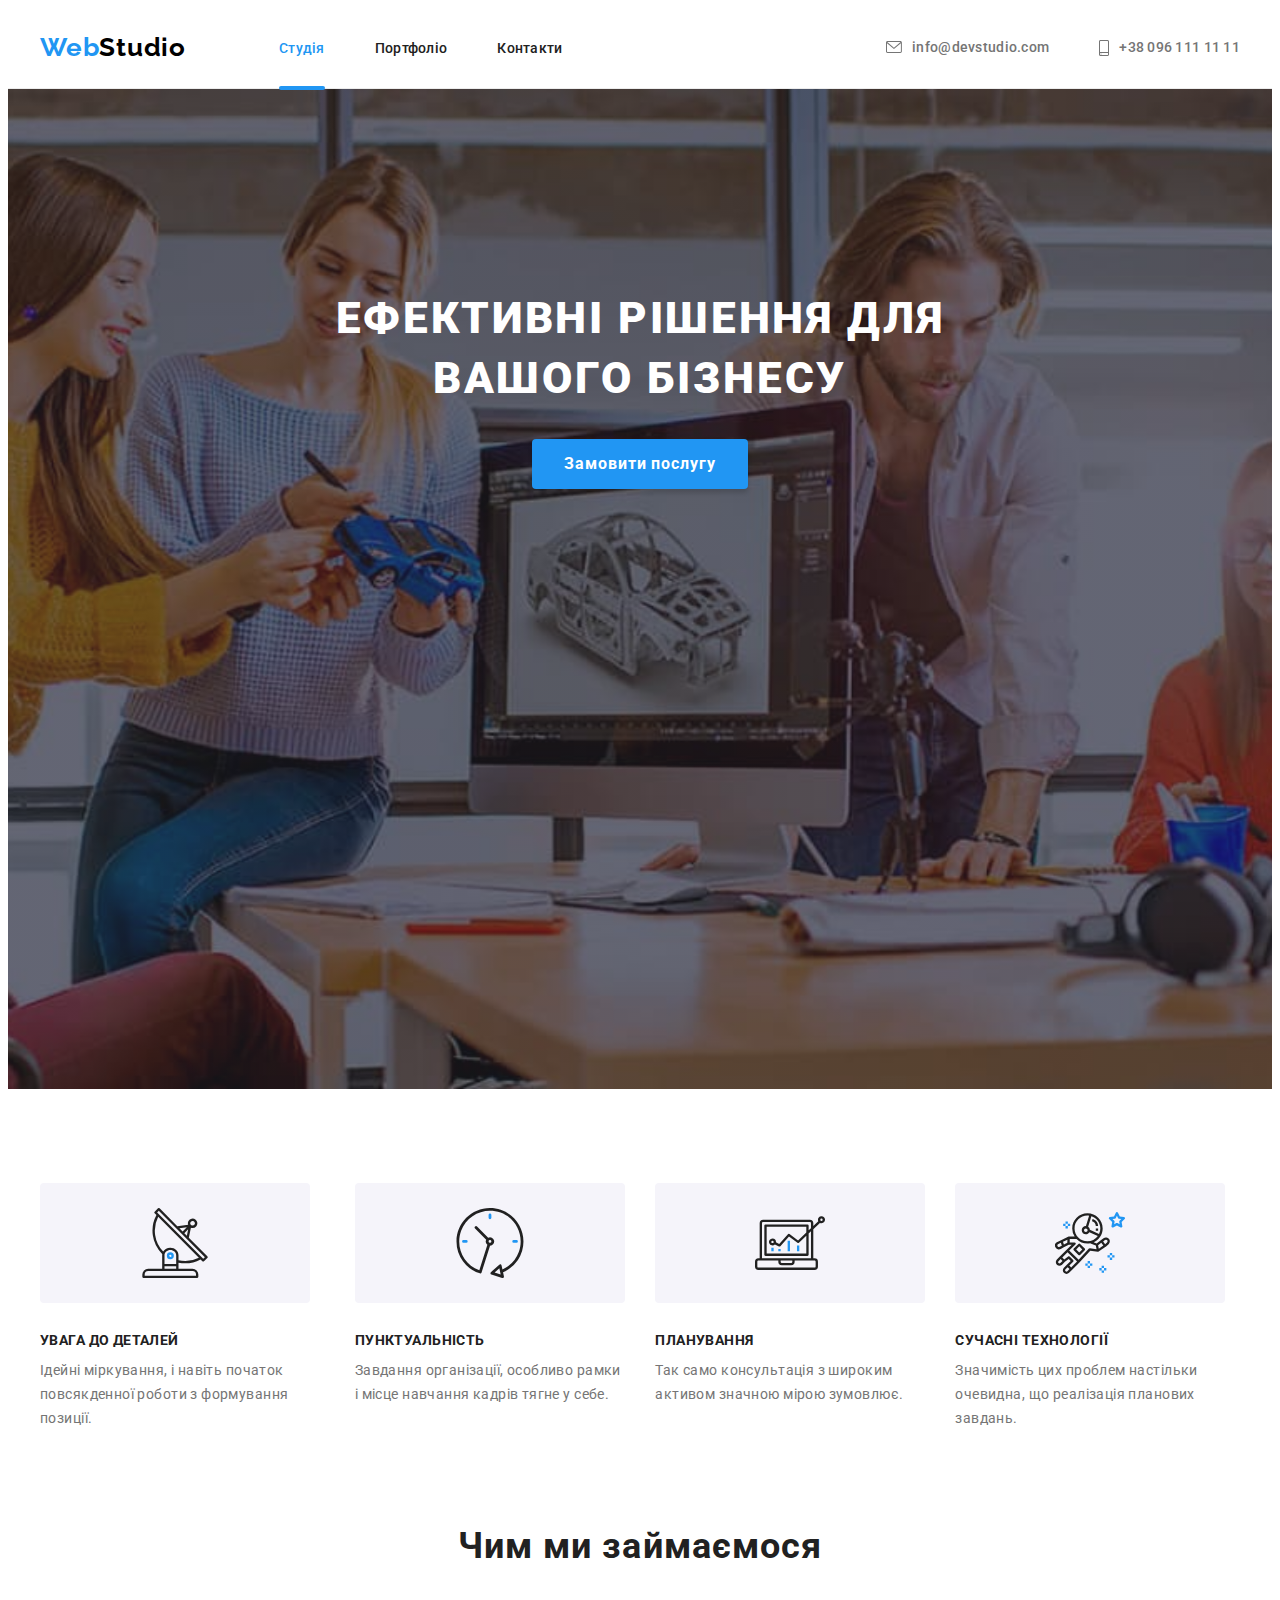
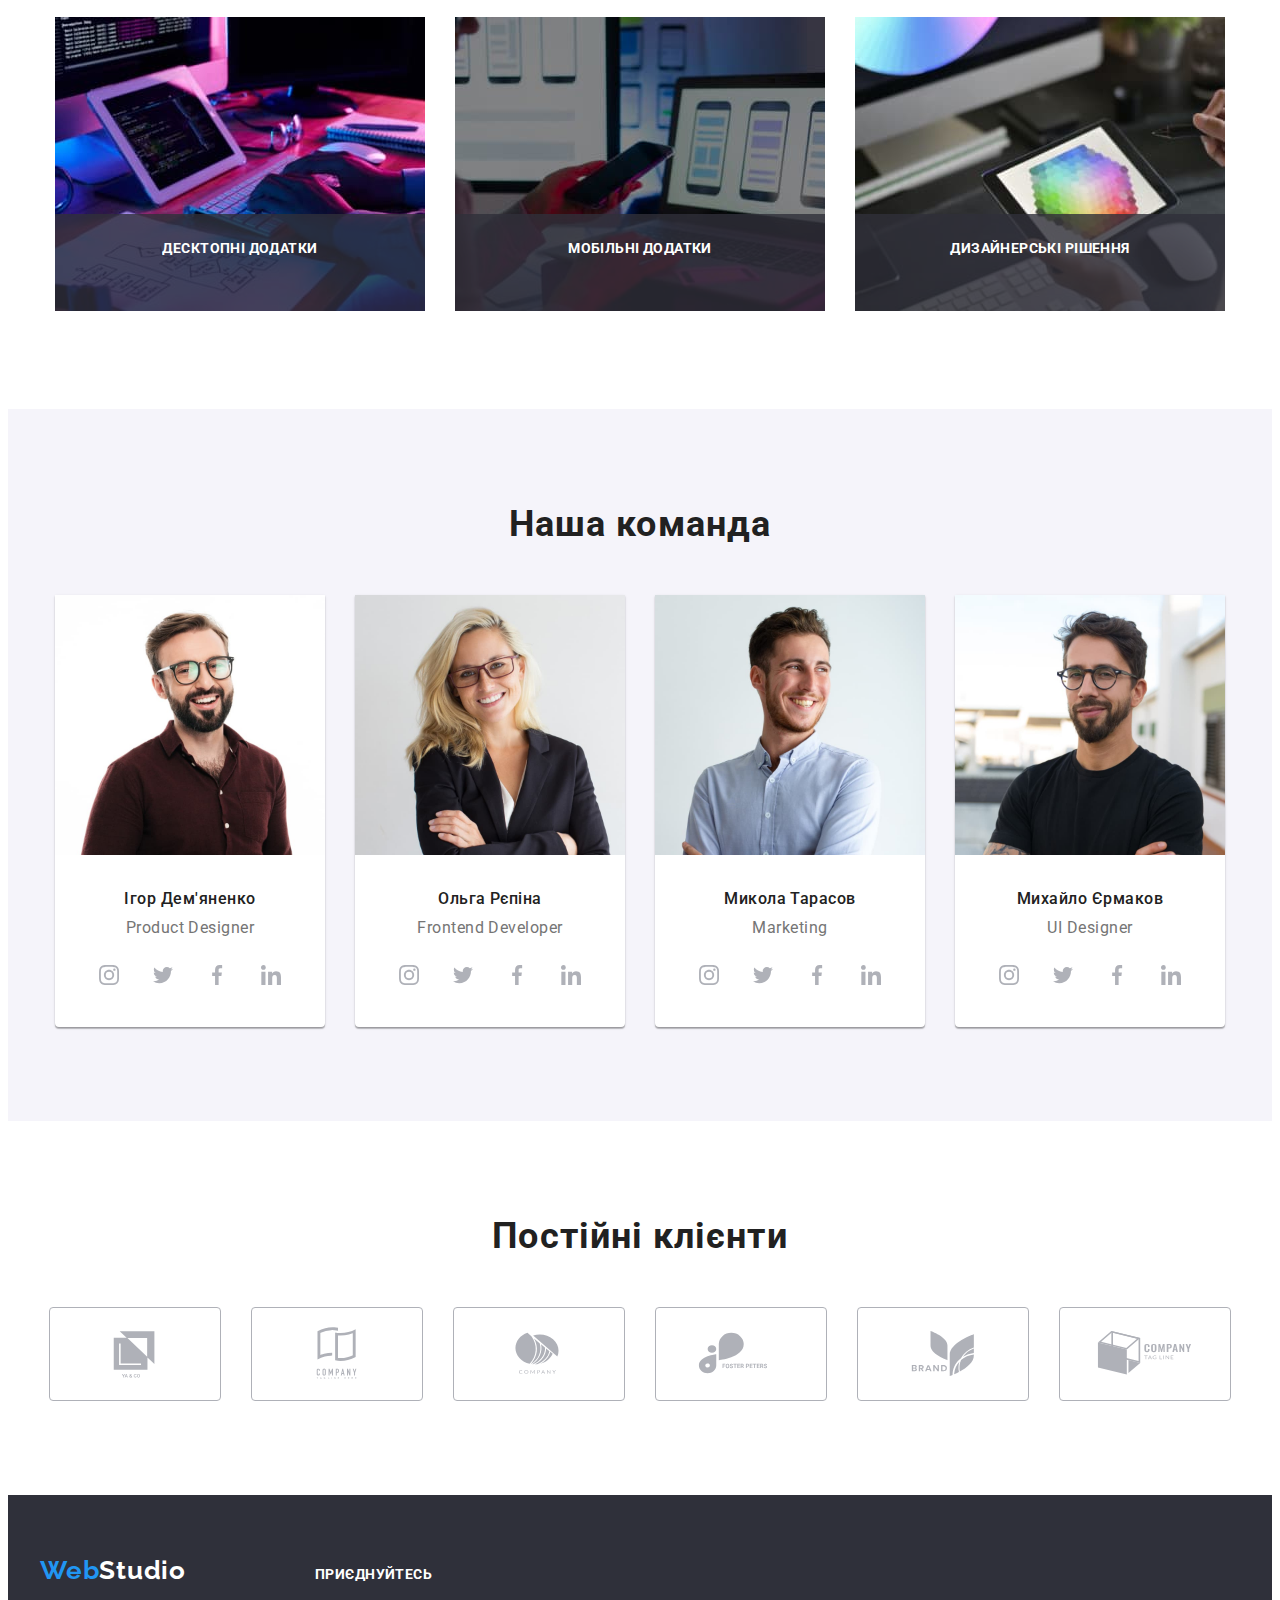
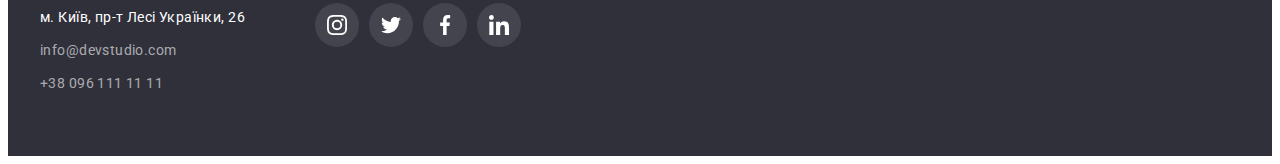
<file: index.html>
<!DOCTYPE html>
<html lang="uk-ua">
  <head>
    <meta charset="UTF-8" />
    <meta http-equiv="X-UA-Compatible" content="IE=edge" />
    <meta
      name="viewport"
      content="width=device-width, initial-scale=1.0"
    />
    <title>Web Studio</title>
    <link
      rel="preconnect"
      href="https://fonts.googleapis.com"
    />
    <link
      rel="preconnect"
      href="https://fonts.gstatic.com"
      crossorigin
    />
    <link
      href="https://fonts.googleapis.com/css2?family=Raleway:wght@700&family=Roboto:wght@400;500;700;900&display=swap"
      rel="stylesheet"
    />
    <link
      rel="stylesheet"
      href="https://cdnjs.cloudflare.com/ajax/libs/modern-normalize/1.1.0/modern-normalize.min.css"
      integrity="sha512-wpPYUAdjBVSE4KJnH1VR1HeZfpl1ub8YT/NKx4PuQ5NmX2tKuGu6U/JRp5y+Y8XG2tV+wKQpNHVUX03MfMFn9Q=="
      crossorigin="anonymous"
      referrerpolicy="no-referrer"
    />
    <link rel="stylesheet" href="./css/styles.css" />
  </head>
  <body>
    <header class="header">
      <div class="container header-container">
        <nav class="header-navigation">
          <a class="logo" href="./index.html">
            <span class="logo-span">Web</span>Studio
          </a>
          <ul class="header-list list">
            <li class="header-item">
              <a
                class="header-link current link"
                href="./index.html"
                >Студія</a
              >
            </li>
            <li class="header-item">
              <a
                class="header-link link"
                href="./portfolio.html"
                >Портфоліо</a
              >
            </li>
            <li class="header-item">
              <a class="header-link link" href=""
                >Контакти</a
              >
            </li>
          </ul>
        </nav>
        <ul class="header-contacts list">
          <li class="contacts-item">
            <a
              class="contacts-mail"
              href="mailto:info@devstudio.com">
              <svg class="contact-icon" width="16px" height="12px">
                <use href="./images/icomoon/symbol-defs.svg#icon-envelope"></use>
            </svg>
              info@devstudio.com</a
            >
          </li>
          <li class="contacts-item">
            <a class="contacts-tel" href="tel:+380961111111"
              >
            <svg class="contact-icon" width="10px" height="16px">
                <use href="./images/icomoon/symbol-defs.svg#icon-smartphone"></use>
            </svg>
              +38 096 111 11 11</a
            >
          </li>
        </ul>
      </div>
    </header>
    <main>
      <!--section-hero-->
      <section class="hero">
        <h1 class="hero-title">
          Ефективні рішення для вашого бізнесу
        </h1>
        <button class="hero-btn" type="button" data-modal-open>
          Замовити послугу
        </button>
      </section>
      <!--section-1-->
      <section class="features section">
        <div class="container">
          <h2 hidden>Особливості студії</h2>
          <ul class="features-list list sections-flex">
            <li class="features-item">
              <a href="" class="features-link"><svg class="features-icon" width="70px" height="70px">
                    <use href="./images/icomoon/symbol-defs.svg#icon-antenna"></use>
                </svg></a>
                <h3 class="features-title">
                Увага до деталей
              </h3>
              <p class="features-text">
                Ідейні міркування, і навіть початок
                повсякденної роботи з формування позиції.
              </p>
            </li>
            <li class="features-item">
                <a href="" class="features-link"><svg class="features-icon" width="70px" height="70px">
                        <use href="./images/icomoon/symbol-defs.svg#icon-clock"></use>
                    </svg></a>
              <h3 class="features-title">Пунктуальність</h3>
              <p class="features-text">
                Завдання організації, особливо рамки і місце
                навчання кадрів тягне у себе.
              </p>
            </li>
            <li class="features-item">
                <a href="" class="features-link"><svg class="features-icon" width="70px" height="70px">
                        <use href="./images/icomoon/symbol-defs.svg#icon-diagram"></use>
                    </svg></a>
              <h3 class="features-title">Планування</h3>
              <p class="features-text">
                Так само консультація з широким активом
                значною мірою зумовлює.
              </p>
            </li>
            <li class="features-item">
                <a href="" class="features-link"><svg class="features-icon" width="70px" height="70px"  >
                        <use href="./images/icomoon/symbol-defs.svg#icon-astronaut"></use>
                    </svg></a>
              <h3 class="features-title">
                Сучасні технології
              </h3>
              <p class="features-text">
                Значимість цих проблем настільки очевидна,
                що реалізація планових завдань.
              </p>
            </li>
          </ul>
        </div>
      </section>
      <!--section-2-->
      <section class="works section">
        <div class="container">
          <h2 class="works-title">Чим ми займаємося</h2>
          <ul class="works-list list sections-flex">
            <li class="works-item">
              <img
                src="./images/box_1.jpg"
                alt="верстка сайту"
                width="370"
                height="294"
              />
              <h2 class="work-text">Десктопні додатки</h2>
            </li>
            <li class="works-item">
              <img
                src="./images/box_2.jpg"
                alt="веб дизайн сайту"
                width="370"
                height="294"
              />
              <h2 class="work-text">Мобільні додатки</h2>
            </li>
            <li class="works-item">
              <img
                src="./images/box_3.jpg"
                alt="кольорова палітра"
                width="370"
                height="294"
              />
              <h2 class="work-text">Дизайнерські рішення</h2>
            </li>
          </ul>
        </div>
      </section>
      <!--section-3-->
      <section class="team section">
        <div class="container">
          <h2 class="team-title">Наша команда</h2>
          <ul class="team-list list sections-flex">
            <li class="team-item">
              <img
                src="./images/team_1.jpg"
                alt="Ігор Дем'яненко"
                width="270"
                height="260"
              />
              <div class="teams-name">
                <h3 class="team-people">Ігор Дем'яненко</h3>
                <p class="team-text" lang="en">
                  Product Designer
                </p>
              </div>
              <ul class="team-soc-list">
                <li class="team-soc-item">
                  <a href="" class="team-soc-link"
                    ><svg
                      class="team-soc-icon"
                      width="20px"
                      height="20px"
                    >
                      <use
                        href="./images/icomoon/symbol-defs.svg#icon-instagram"
                      ></use></svg
                  ></a>
                </li>
                <li class="team-soc-item">
                  <a href="" class="team-soc-link"
                    ><svg
                      class="team-soc-icon"
                      width="20px"
                      height="20px"
                    >
                      <use
                        href="./images/icomoon/symbol-defs.svg#icon-twitter"
                      ></use></svg
                  ></a>
                </li>
                <li class="team-soc-item">
                  <a href="" class="team-soc-link"
                    ><svg
                      class="team-soc-icon"
                      width="20px"
                      height="20px"
                    >
                      <use
                        href="./images/icomoon/symbol-defs.svg#icon-facebook"
                      ></use></svg
                  ></a>
                </li>
                <li class="team-soc-item">
                  <a href="" class="team-soc-link"
                    ><svg
                      class="team-soc-icon"
                      width="20px"
                      height="20px"
                    >
                      <use
                        href="./images/icomoon/symbol-defs.svg#icon-linkedin"
                      ></use></svg
                  ></a>
                </li>
              </ul>
            </li>
            <li class="team-item">
              <img
                src="./images/team_2.jpg"
                alt="Ольга Рєпіна"
                width="270"
                height="260"
              />
              <div class="teams-name">
                <h3 class="team-people">Ольга Рєпіна</h3>
                <p class="team-text" lang="en">
                  Frontend Developer
                </p>
              </div>
            <ul class="team-soc-list">
                <li class="team-soc-item">
                    <a href="" class="team-soc-link"><svg class="team-soc-icon" width="20px" height="20px">
                            <use href="./images/icomoon/symbol-defs.svg#icon-instagram"></use>
                        </svg></a>
                </li>
                <li class="team-soc-item">
                    <a href="" class="team-soc-link"><svg class="team-soc-icon" width="20px" height="20px">
                            <use href="./images/icomoon/symbol-defs.svg#icon-twitter"></use>
                        </svg></a>
                </li>
                <li class="team-soc-item">
                    <a href="" class="team-soc-link"><svg class="team-soc-icon" width="20px" height="20px">
                            <use href="./images/icomoon/symbol-defs.svg#icon-facebook"></use>
                        </svg></a>
                </li>
                <li class="team-soc-item">
                    <a href="" class="team-soc-link"><svg class="team-soc-icon" width="20px" height="20px">
                            <use href="./images/icomoon/symbol-defs.svg#icon-linkedin"></use>
                        </svg></a>
                </li>
            </ul>
            </li>
            <li class="team-item">
              <img
                src="./images/team_3.jpg"
                alt="Микола Тарасов"
                width="270"
                height="260"
              />
              <div class="teams-name">
                <h3 class="team-people">Микола Тарасов</h3>
                <p class="team-text" lang="en">Marketing</p>
              </div>
            <ul class="team-soc-list">
                <li class="team-soc-item">
                    <a href="" class="team-soc-link"><svg class="team-soc-icon" width="20px" height="20px">
                            <use href="./images/icomoon/symbol-defs.svg#icon-instagram"></use>
                        </svg></a>
                </li>
                <li class="team-soc-item">
                    <a href="" class="team-soc-link"><svg class="team-soc-icon" width="20px" height="20px">
                            <use href="./images/icomoon/symbol-defs.svg#icon-twitter"></use>
                        </svg></a>
                </li>
                <li class="team-soc-item">
                    <a href="" class="team-soc-link"><svg class="team-soc-icon" width="20px" height="20px">
                            <use href="./images/icomoon/symbol-defs.svg#icon-facebook"></use>
                        </svg></a>
                </li>
                <li class="team-soc-item">
                    <a href="" class="team-soc-link"><svg class="team-soc-icon" width="20px" height="20px">
                            <use href="./images/icomoon/symbol-defs.svg#icon-linkedin"></use>
                        </svg></a>
                </li>
            </ul>
            </li>
            <li class="team-item">
              <img
                src="./images/team_4.jpg"
                alt="Михайло Єрмаков"
                width="270"
                height="260"
              />
              <div class="teams-name">
                <h3 class="team-people">Михайло Єрмаков</h3>
                <p class="team-text" lang="en">
                  UI Designer
                </p>
              </div>
            <ul class="team-soc-list">
                <li class="team-soc-item">
                    <a href="" class="team-soc-link"><svg class="team-soc-icon" width="20px" height="20px">
                            <use href="./images/icomoon/symbol-defs.svg#icon-instagram"></use>
                        </svg></a>
                </li>
                <li class="team-soc-item">
                    <a href="" class="team-soc-link"><svg class="team-soc-icon" width="20px" height="20px">
                            <use href="./images/icomoon/symbol-defs.svg#icon-twitter"></use>
                        </svg></a>
                </li>
                <li class="team-soc-item">
                    <a href="" class="team-soc-link"><svg class="team-soc-icon" width="20px" height="20px">
                            <use href="./images/icomoon/symbol-defs.svg#icon-facebook"></use>
                        </svg></a>
                </li>
                <li class="team-soc-item">
                    <a href="" class="team-soc-link"><svg class="team-soc-icon" width="20px" height="20px">
                            <use href="./images/icomoon/symbol-defs.svg#icon-linkedin"></use>
                        </svg></a>
                </li>
            </ul>
            </li>
          </ul>
        </div>
      </section>
    <!--section-4-->
      <section class="customers section">
        <div class="customers-flex">
            <h2 class="customers-title">Постійні клієнти</h2>
            <ul class="customers-list list sections-flex">
                <li class="customers-item"><a href="" class="customers-link"><svg class="customers-icon" width="106px" height="60px">
                    <use href="./images/icomoon/symbol-defs.svg#icon-Logo"></use>
                </svg></a></li>
                <li class="customers-item"><a href="" class="customers-link"><svg class="customers-icon" width="106px" height="60px">
                    <use href="./images/icomoon/symbol-defs.svg#icon-Logo2"></use>
                </svg></a></li>
                <li class="customers-item"><a href="" class="customers-link"><svg class="customers-icon" width="106px" height="60px">
                    <use href="./images/icomoon/symbol-defs.svg#icon-Logo3"></use>
                </svg></a></li>
                <li class="customers-item"><a href="" class="customers-link"><svg class="customers-icon" width="106px" height="60px">
                    <use href="./images/icomoon/symbol-defs.svg#icon-Logo4"></use>
                </svg></a></li>
                <li class="customers-item"><a href="" class="customers-link"><svg class="customers-icon" width="106px" height="60px">
                    <use href="./images/icomoon/symbol-defs.svg#icon-Logo5"></use>
                </svg></a></li>
                <li class="customers-item"><a href="" class="customers-link"><svg class="customers-icon" width="106px" height="60px">
                    <use href="./images/icomoon/symbol-defs.svg#icon-Logo6"></use>
                </svg></a></li>
            </ul>
        </div>
      </section>
    </main>
    <footer class="footer">
        <div class="footer-flex container">
            <div class="address">
                <a class="footer-logo" href="./index.html">
                <span class="logo-span">Web</span>Studio
                </a>
                <address class="footer-address">
                <ul class="address-list list">
                    <li class="address-item">
                    <a
                        class="footer-geo"
                        href="https://goo.gl/maps/ojrVNZB9v67EMsMR8"
                        >м. Київ, пр-т Лесі Українки, 26</a
                    >
                    </li>
                    <li class="address-item">
                    <a
                        class="footer-mail"
                        href="mailto:info@devstudio.com"
                        >info@devstudio.com</a
                    >
                    </li>
                    <li class="address-item">
                    <a class="footer-tel" href="tel:+380961111111"
                        >+38 096 111 11 11</a
                    >
                    </li>
                </ul>
                </address>
            </div>
            <div class="footer-client">
                <h2 class="client-title">приєднуйтесь</h2>
                <ul class="client-soc-list list">
                    <li class="client-soc-item">
                        <a href="" class="client-soc-link"><svg class="client-soc-icon" width="20px" height="20px">
                                <use href="./images/icomoon/symbol-defs.svg#icon-instagram"></use>
                            </svg></a>
                    </li>
                    <li class="client-soc-item">
                        <a href="" class="client-soc-link"><svg class="client-soc-icon" width="20px" height="20px">
                                <use href="./images/icomoon/symbol-defs.svg#icon-twitter"></use>
                            </svg></a>
                    </li>
                    <li class="client-soc-item">
                        <a href="" class="client-soc-link"><svg class="client-soc-icon" width="20px" height="20px">
                                <use href="./images/icomoon/symbol-defs.svg#icon-facebook"></use>
                            </svg></a>
                    </li>
                    <li class="client-soc-item">
                        <a href="" class="client-soc-link"><svg class="client-soc-icon" width="20px" height="20px">
                                <use href="./images/icomoon/symbol-defs.svg#icon-linkedin"></use>
                            </svg></a>
                    </li>
            </div>
        </div>
    </footer>
    <div class="backdrop is-hidden" data-modal>
      <div class="modal">
        <button type="button" class="modal-btn" data-modal-close>
          <svg class="modal-clise-icon" width="18px" height="18px">
            <use href="./images/icomoon/symbol-defs.svg#icon-close"></use>
          </svg>
        </button>
      </div>
    </div>
    <script src="./js/modal.js"></script>
  </body>
</html>
</file>
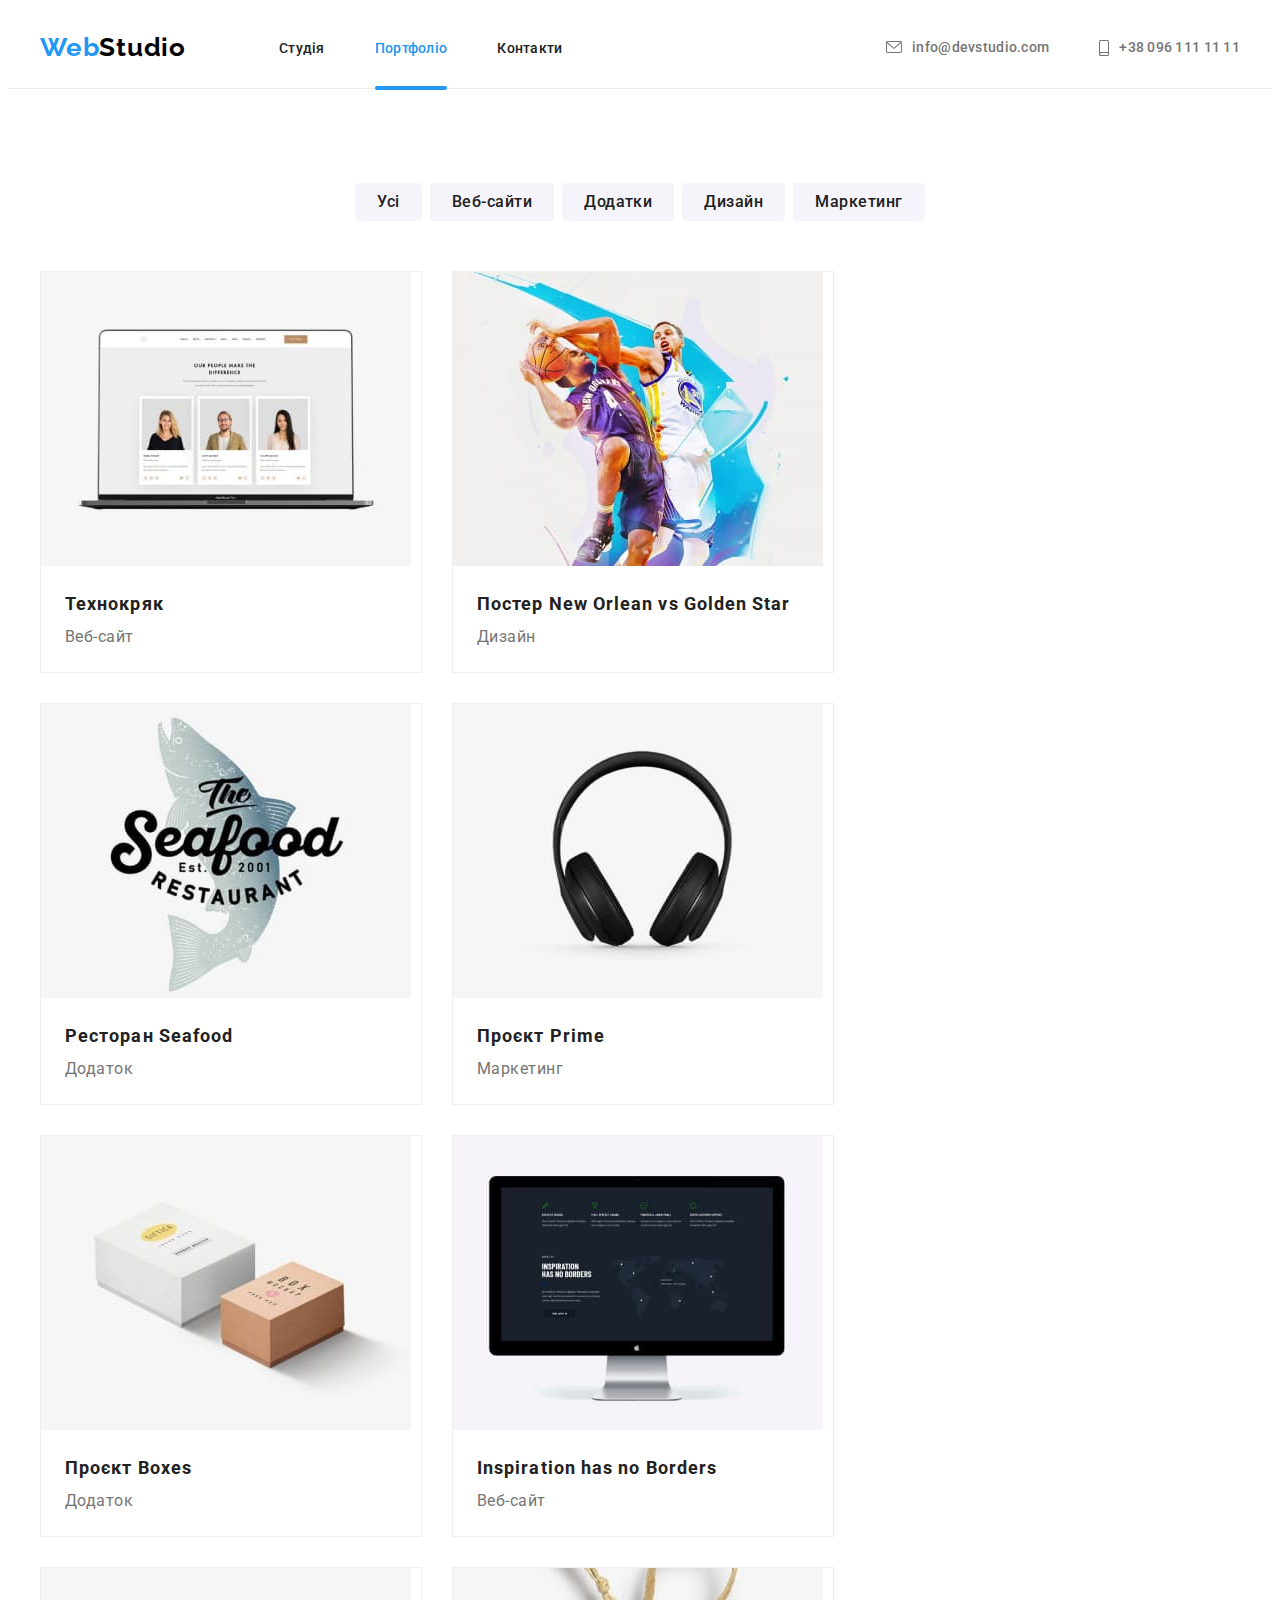
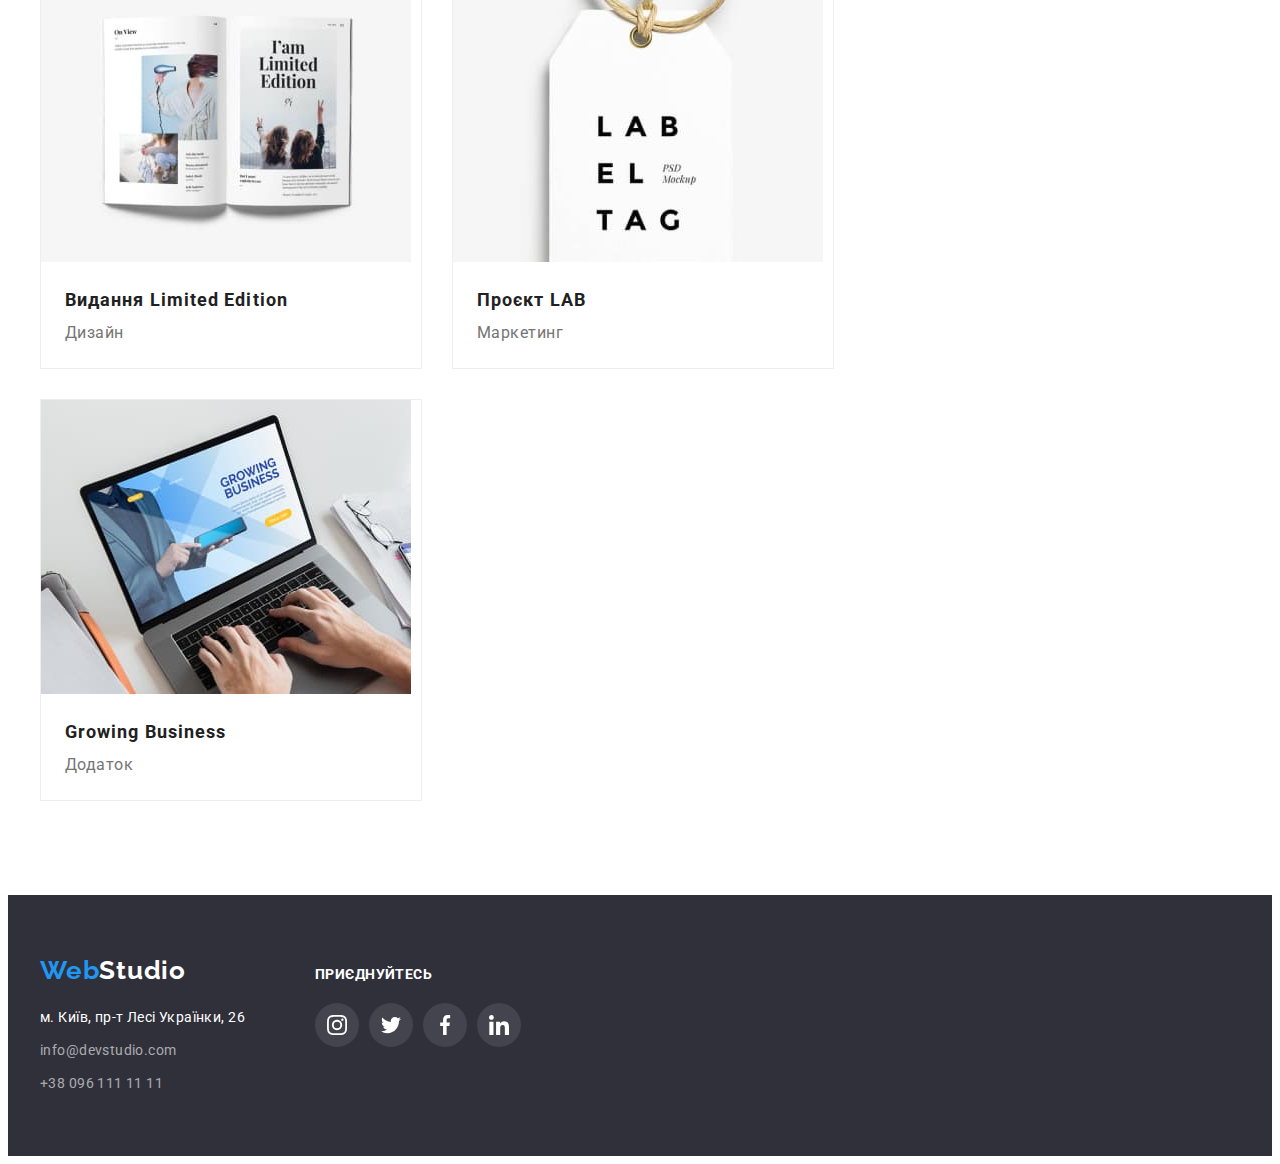
<file: portfolio.html>
<!DOCTYPE html>
<html lang="uk-ua">
  <head>
    <meta charset="UTF-8" />
    <meta http-equiv="X-UA-Compatible" content="IE=edge" />
    <meta
      name="viewport"
      content="width=device-width, initial-scale=1.0"
    />
    <title>Web Studio</title>
    <link
      rel="preconnect"
      href="https://fonts.googleapis.com"
    />
    <link
      rel="preconnect"
      href="https://fonts.gstatic.com"
      crossorigin
    />
    <link
      href="https://fonts.googleapis.com/css2?family=Raleway:wght@700&family=Roboto:wght@400;500;700;900&display=swap"
      rel="stylesheet"
    />
    <link
      rel="stylesheet"
      href="https://cdnjs.cloudflare.com/ajax/libs/modern-normalize/1.1.0/modern-normalize.min.css"
      integrity="sha512-wpPYUAdjBVSE4KJnH1VR1HeZfpl1ub8YT/NKx4PuQ5NmX2tKuGu6U/JRp5y+Y8XG2tV+wKQpNHVUX03MfMFn9Q=="
      crossorigin="anonymous"
      referrerpolicy="no-referrer"
    />
    <link rel="stylesheet" href="./css/styles.css" />
  </head>
  <body>
    <header class="header">
      <div class="container header-container">
        <nav class="header-navigation">
          <a class="logo" href="./index.html">
            <span class="logo-span">Web</span>Studio
          </a>
          <ul class="header-list list">
            <li class="header-item">
              <a class="header-link link" href="./index.html">Студія</a>
            </li>
            <li class="header-item">
              <a class="header-link current link" href="./portfolio.html">Портфоліо</a>
            </li>
            <li class="header-item">
              <a class="header-link link" href="">Контакти</a>
            </li>
          </ul>
        </nav>
        <ul class="header-contacts list">
          <li class="contacts-item">
            <a class="contacts-mail" href="mailto:info@devstudio.com">
              <svg class="contact-icon" width="16px" height="12px">
                <use href="./images/icomoon/symbol-defs.svg#icon-envelope"></use>
              </svg>
              info@devstudio.com</a>
          </li>
          <li class="contacts-item">
            <a class="contacts-tel" href="tel:+380961111111">
              <svg class="contact-icon" width="10px" height="16px">
                <use href="./images/icomoon/symbol-defs.svg#icon-smartphone"></use>
              </svg>
              +38 096 111 11 11</a>
          </li>
        </ul>
      </div>
    </header>
    <main class="main">
      <section class="project-main">
        <div class="container">
          <ul class="main-list list">
            <li class="main-item">
              <button class="main-btn" type="button">
                Усі
              </button>
            </li>
            <li class="main-item">
              <button class="main-btn" type="button">
                Веб-сайти
              </button>
            </li>
            <li class="main-item">
              <button class="main-btn" type="button">
                Додатки
              </button>
            </li>
            <li class="main-item">
              <button class="main-btn" type="button">
                Дизайн
              </button>
            </li>
            <li class="main-item">
              <button class="main-btn" type="button">
                Маркетинг
              </button>
            </li>
          </ul>
        </div>
        <!--section-project-->
        <section class="project">
          <div class="container">
            <ul class="project-list list project-wrap">
              <li class="project-link">
                <div class="link-smgtext">
                  <img
                    class="project-picture"
                    src="./images/project-1.jpg"
                    alt="макет веб-сайта"
                    width="370"
                    height="294"
                  />
                  <p class="picture-top-text">Ресурс пропонує комплексні пропозиції з різним рівнем функціоналу та сервісів. Все це дозволить відвідувачу отримати
                  вичерпні відомості про компанію чи приватну особу.</p>
                </div>
                <div class="text">
                  <h3 class="project-title">Технокряк</h3>
                  <p class="project-text">Веб-сайт</p>
                </div>
              </li>
              <li class="project-link">
                <div class="link-smgtext">
                  <img
                    class="project-picture"
                    src="./images/project-2.jpg"
                    alt="макет дизайна"
                    width="370"
                    height="294"
                  />
                  <p class="picture-top-text">Ресурс пропонує комплексні пропозиції з різним рівнем функціоналу та сервісів. Все це
                    дозволить відвідувачу отримати
                    вичерпні відомості про компанію чи приватну особу.</p>
                </div>
                <div class="text">
                  <h3 class="project-title">
                    Постер
                    <span lang="en"
                      >New Orlean vs Golden Star</span
                    >
                  </h3>
                  <p class="project-text">Дизайн</p>
                </div>
              </li>
              <li class="project-link">
                <div class="link-smgtext">
                  <img
                    class="project-picture"
                    src="./images/project-3.jpg"
                    alt="макет приложения"
                    width="370"
                    height="294"
                  />
                  <p class="picture-top-text">Ресурс пропонує комплексні пропозиції з різним рівнем функціоналу та сервісів. Все це
                    дозволить відвідувачу отримати
                    вичерпні відомості про компанію чи приватну особу.</p>
                </div>  
                <div class="text">
                  <h3 class="project-title">
                    Ресторан <span lang="en">Seafood</span>
                  </h3>
                  <p class="project-text">Додаток</p>
                </div>
              </li>
              <li class="project-link">
                <div class="link-smgtext">
                  <img
                    class="project-picture"
                    src="./images/project-4.jpg"
                    alt="фото наушників"
                    width="370"
                    height="294"
                  />
                  <p class="picture-top-text">Ресурс пропонує комплексні пропозиції з різним рівнем функціоналу та сервісів. Все це
                    дозволить відвідувачу отримати
                    вичерпні відомості про компанію чи приватну особу.</p>
                </div>
                <div class="text">
                  <h3 class="project-title">
                    Проєкт <span lang="en">Prime</span>
                  </h3>
                  <p class="project-text">Маркетинг</p>
                </div>
              </li>
              <li class="project-link">
                <div class="link-smgtext">
                  <img
                    class="project-picture"
                    src="./images/project-5.jpg"
                    alt="две коробки"
                    width="370"
                    height="294"
                  />
                  <p class="picture-top-text">Ресурс пропонує комплексні пропозиції з різним рівнем функціоналу та сервісів. Все це
                    дозволить відвідувачу отримати
                    вичерпні відомості про компанію чи приватну особу.</p>
                </div>
                <div class="text">
                  <h3 class="project-title">
                    Проєкт <span lang="en">Boxes</span>
                  </h3>
                  <p class="project-text">Додаток</p>
                </div>
              </li>
              <li class="project-link">
                <div class="link-smgtext">
                  <img
                    class="project-picture"
                    src="./images/project-6.jpg"
                    alt="экран с примером веб-сайта"
                    width="370"
                    height="294"
                  />
                  <p class="picture-top-text">Ресурс пропонує комплексні пропозиції з різним рівнем функціоналу та сервісів. Все це
                    дозволить відвідувачу отримати
                    вичерпні відомості про компанію чи приватну особу.</p>
                </div>  
                <div class="text">
                  <h3 class="project-title" lang="en">
                    Inspiration has no Borders
                  </h3>
                  <p class="project-text">Веб-сайт</p>
                </div>
              </li>
              <li class="project-link">
                <div class="link-smgtext">
                  <img
                    class="project-picture"
                    src="./images/project-7.jpg"
                    alt="развернутая книга"
                    width="370"
                    height="294"
                  />
                  <p class="picture-top-text">Ресурс пропонує комплексні пропозиції з різним рівнем функціоналу та сервісів. Все це
                    дозволить відвідувачу отримати
                    вичерпні відомості про компанію чи приватну особу.</p>
                </div>
                <div class="text">
                  <h3 class="project-title">
                    Видання
                    <span lang="en">Limited Edition</span>
                  </h3>
                  <p class="project-text">Дизайн</p>
                </div>
              </li>
              <li class="project-link">
                <div class="link-smgtext">
                  <img
                    class="project-picture"
                    src="./images/project-8.jpg"
                    alt="лейб"
                    width="370"
                    height="294"
                  />
                  <p class="picture-top-text">Ресурс пропонує комплексні пропозиції з різним рівнем функціоналу та сервісів. Все це
                    дозволить відвідувачу отримати
                    вичерпні відомості про компанію чи приватну особу.</p>
                  </div>
                <div class="text">
                  <h3 class="project-title">
                    Проєкт <span lang="en">LAB</span>
                  </h3>
                  <p class="project-text">Маркетинг</p>
                </div>
              </li>
              <li class="project-link">
                <div class="link-smgtext">
                  <img
                    class="project-picture"
                    src="./images/project-9.jpg"
                    alt=""
                    width="370"
                    height="294"
                  />
                  <p class="picture-top-text">Ресурс пропонує комплексні пропозиції з різним рівнем функціоналу та сервісів. Все це
                    дозволить відвідувачу отримати
                    вичерпні відомості про компанію чи приватну особу.</p>
                </div>
                  <div class="text">
                  <h3 class="project-title" lang="en">
                    Growing Business
                  </h3>
                  <p class="project-text">Додаток</p>
                </div>
              </li>
            </ul>
          </div>
        </section>
      </section>
    </main>
    <footer class="footer">
      <div class="footer-flex container">
        <div class="address">
          <a class="footer-logo" href="./index.html">
            <span class="logo-span">Web</span>Studio
          </a>
          <address class="footer-address">
            <ul class="address-list list">
              <li class="address-item">
                <a class="footer-geo" href="https://goo.gl/maps/ojrVNZB9v67EMsMR8">м. Київ, пр-т Лесі Українки, 26</a>
              </li>
              <li class="address-item">
                <a class="footer-mail" href="mailto:info@devstudio.com">info@devstudio.com</a>
              </li>
              <li class="address-item">
                <a class="footer-tel" href="tel:+380961111111">+38 096 111 11 11</a>
              </li>
            </ul>
          </address>
        </div>
        <div class="footer-client">
          <h2 class="client-title">приєднуйтесь</h2>
          <ul class="client-soc-list list">
            <li class="client-soc-item">
              <a href="" class="client-soc-link"><svg class="client-soc-icon" width="20px" height="20px">
                  <use href="./images/icomoon/symbol-defs.svg#icon-instagram"></use>
                </svg></a>
            </li>
            <li class="client-soc-item">
              <a href="" class="client-soc-link"><svg class="client-soc-icon" width="20px" height="20px">
                  <use href="./images/icomoon/symbol-defs.svg#icon-twitter"></use>
                </svg></a>
            </li>
            <li class="client-soc-item">
              <a href="" class="client-soc-link"><svg class="client-soc-icon" width="20px" height="20px">
                  <use href="./images/icomoon/symbol-defs.svg#icon-facebook"></use>
                </svg></a>
            </li>
            <li class="client-soc-item">
              <a href="" class="client-soc-link"><svg class="client-soc-icon" width="20px" height="20px">
                  <use href="./images/icomoon/symbol-defs.svg#icon-linkedin"></use>
                </svg></a>
            </li>
        </div>
      </div>
    </footer>
  </body>
</html>
</file>
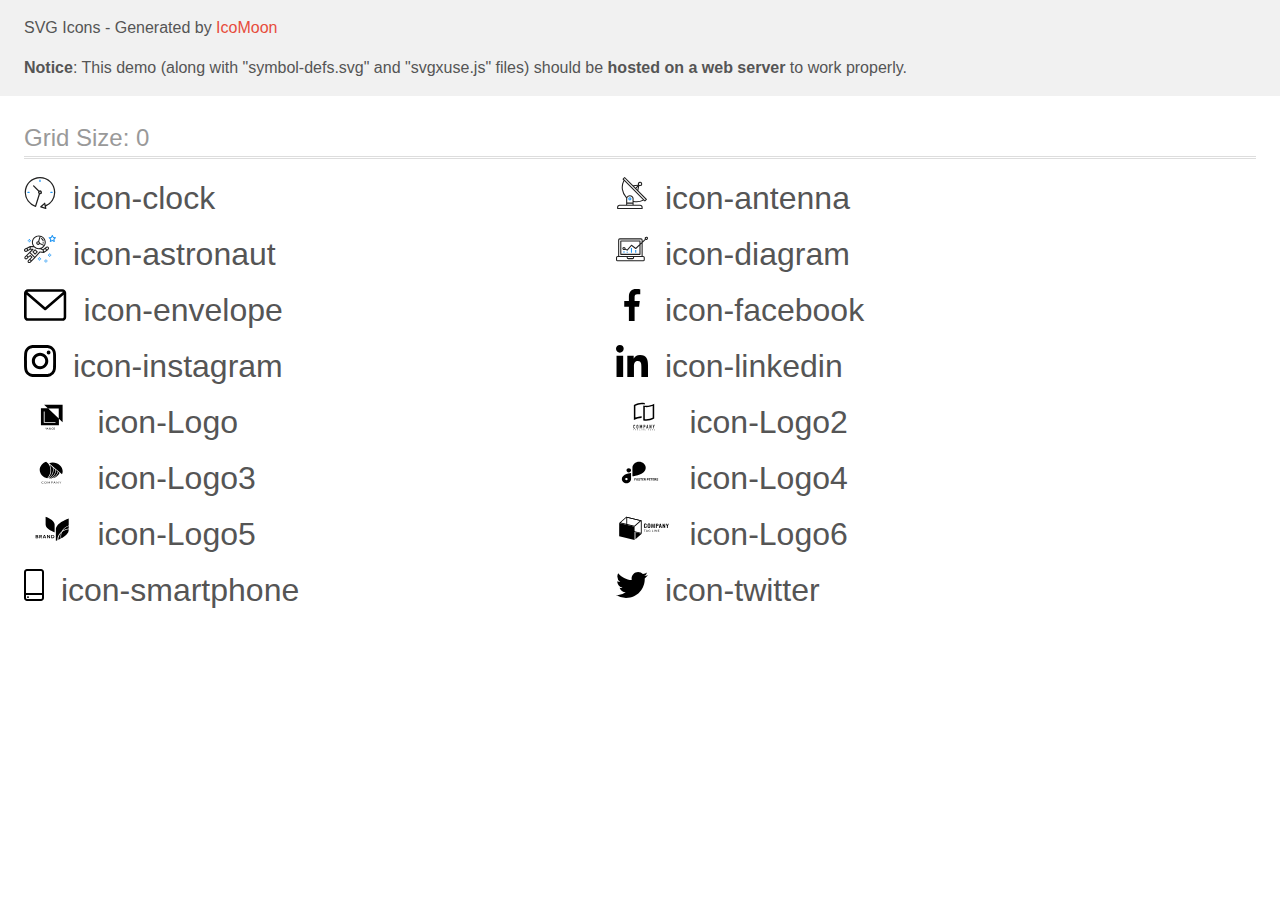
<file: images/icomoon/demo-external-svg.html>
<!doctype html>
<html>
<head>
    <title>IcoMoon - SVG Icons</title>
    <meta charset="utf-8">
    <meta name="viewport" content="width=device-width, initial-scale=1">
    <link rel="stylesheet" href="demo-files/demo.css">
    <link rel="stylesheet" href="style.css">
</head>
<body>
<header class="bgc1 clearfix">
<div class="mhl">
    <p>SVG Icons - Generated by <a href="https://icomoon.io/app">IcoMoon</a></p><p><strong>Notice</strong>: This demo (along with "symbol-defs.svg" and "svgxuse.js" files) should be <b>hosted on a web server</b> to work properly.</p>
</div>
</header>
    <div class="clearfix mhl ptl">
        <h1 class="mvm mtn fgc1">Grid Size: 0</h1>
        <div class="glyph fs1">
            <div class="clearfix pbs">
                <svg class="icon icon-clock"><use xlink:href="symbol-defs.svg#icon-clock"></use></svg><span class="name"> icon-clock</span>
            </div>
        </div>
        <div class="glyph fs1">
            <div class="clearfix pbs">
                <svg class="icon icon-antenna"><use xlink:href="symbol-defs.svg#icon-antenna"></use></svg><span class="name"> icon-antenna</span>
            </div>
        </div>
        <div class="glyph fs1">
            <div class="clearfix pbs">
                <svg class="icon icon-astronaut"><use xlink:href="symbol-defs.svg#icon-astronaut"></use></svg><span class="name"> icon-astronaut</span>
            </div>
        </div>
        <div class="glyph fs1">
            <div class="clearfix pbs">
                <svg class="icon icon-diagram"><use xlink:href="symbol-defs.svg#icon-diagram"></use></svg><span class="name"> icon-diagram</span>
            </div>
        </div>
        <div class="glyph fs1">
            <div class="clearfix pbs">
                <svg class="icon icon-envelope"><use xlink:href="symbol-defs.svg#icon-envelope"></use></svg><span class="name"> icon-envelope</span>
            </div>
        </div>
        <div class="glyph fs1">
            <div class="clearfix pbs">
                <svg class="icon icon-facebook"><use xlink:href="symbol-defs.svg#icon-facebook"></use></svg><span class="name"> icon-facebook</span>
            </div>
        </div>
        <div class="glyph fs1">
            <div class="clearfix pbs">
                <svg class="icon icon-instagram"><use xlink:href="symbol-defs.svg#icon-instagram"></use></svg><span class="name"> icon-instagram</span>
            </div>
        </div>
        <div class="glyph fs1">
            <div class="clearfix pbs">
                <svg class="icon icon-linkedin"><use xlink:href="symbol-defs.svg#icon-linkedin"></use></svg><span class="name"> icon-linkedin</span>
            </div>
        </div>
        <div class="glyph fs1">
            <div class="clearfix pbs">
                <svg class="icon icon-Logo"><use xlink:href="symbol-defs.svg#icon-Logo"></use></svg><span class="name"> icon-Logo</span>
            </div>
        </div>
        <div class="glyph fs1">
            <div class="clearfix pbs">
                <svg class="icon icon-Logo2"><use xlink:href="symbol-defs.svg#icon-Logo2"></use></svg><span class="name"> icon-Logo2</span>
            </div>
        </div>
        <div class="glyph fs1">
            <div class="clearfix pbs">
                <svg class="icon icon-Logo3"><use xlink:href="symbol-defs.svg#icon-Logo3"></use></svg><span class="name"> icon-Logo3</span>
            </div>
        </div>
        <div class="glyph fs1">
            <div class="clearfix pbs">
                <svg class="icon icon-Logo4"><use xlink:href="symbol-defs.svg#icon-Logo4"></use></svg><span class="name"> icon-Logo4</span>
            </div>
        </div>
        <div class="glyph fs1">
            <div class="clearfix pbs">
                <svg class="icon icon-Logo5"><use xlink:href="symbol-defs.svg#icon-Logo5"></use></svg><span class="name"> icon-Logo5</span>
            </div>
        </div>
        <div class="glyph fs1">
            <div class="clearfix pbs">
                <svg class="icon icon-Logo6"><use xlink:href="symbol-defs.svg#icon-Logo6"></use></svg><span class="name"> icon-Logo6</span>
            </div>
        </div>
        <div class="glyph fs1">
            <div class="clearfix pbs">
                <svg class="icon icon-smartphone"><use xlink:href="symbol-defs.svg#icon-smartphone"></use></svg><span class="name"> icon-smartphone</span>
            </div>
        </div>
        <div class="glyph fs1">
            <div class="clearfix pbs">
                <svg class="icon icon-twitter"><use xlink:href="symbol-defs.svg#icon-twitter"></use></svg><span class="name"> icon-twitter</span>
            </div>
        </div>
  </div>
<script defer src="svgxuse.js"></script>
</body>
</html>
</file>
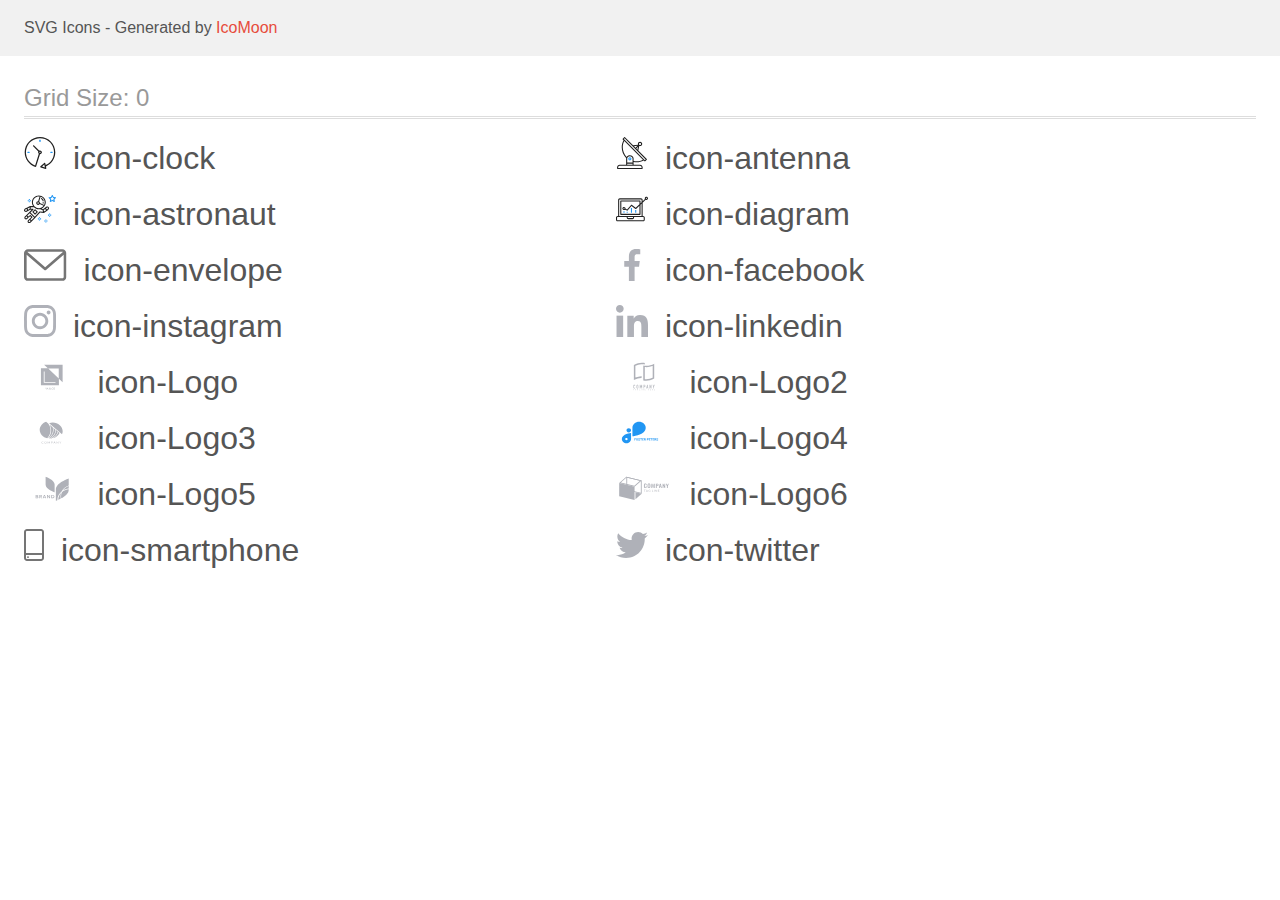
<file: images/icomoon/demo.html>
<!doctype html>
<html>
<head>
    <title>IcoMoon - SVG Icons</title>
    <meta charset="utf-8">
    <meta name="viewport" content="width=device-width, initial-scale=1">
    <link rel="stylesheet" href="demo-files/demo.css">
    <link rel="stylesheet" href="style.css">
</head>
<body>
<svg aria-hidden="true" style="position: absolute; width: 0; height: 0; overflow: hidden;" version="1.1" xmlns="http://www.w3.org/2000/svg" xmlns:xlink="http://www.w3.org/1999/xlink">
<defs>
<symbol id="icon-clock" viewBox="0 0 32 32">
<path fill="#212121" style="fill: var(--color1, #212121)" d="M31.297 15.301c-0.002-8.452-6.855-15.303-15.308-15.301s-15.303 6.855-15.301 15.308c0.001 6.658 4.307 12.551 10.649 14.576 0.061 0.019 0.124 0.029 0.187 0.029 0.121-0 0.239-0.032 0.342-0.094 0.135-0.080 0.236-0.207 0.283-0.356l3.865-12.25c1.057-0.005 1.909-0.866 1.903-1.923s-0.866-1.909-1.923-1.903c-0.284 0.001-0.565 0.067-0.82 0.191l-5.106-5.107c-0.253-0.245-0.657-0.238-0.902 0.016-0.239 0.247-0.239 0.639 0 0.886l5.103 5.109c-0.392 0.799-0.168 1.764 0.536 2.309l-3.683 11.673c-7.278-2.681-11.004-10.754-8.323-18.032s10.754-11.004 18.032-8.323 11.004 10.754 8.323 18.032c-1.31 3.556-4.001 6.431-7.462 7.973l-0.398-1.874c-0.073-0.344-0.411-0.565-0.756-0.492-0.109 0.023-0.209 0.074-0.292 0.148l-3.837 3.426c-0.263 0.234-0.287 0.637-0.052 0.9 0.076 0.085 0.174 0.149 0.283 0.184l4.899 1.563c0.335 0.108 0.694-0.077 0.802-0.412 0.034-0.106 0.040-0.219 0.017-0.328l-0.391-1.839c5.664-2.388 9.342-7.942 9.329-14.089zM15.992 14.664c0.352 0 0.638 0.286 0.638 0.638s-0.286 0.638-0.638 0.638c-0.352 0-0.638-0.285-0.638-0.638s0.285-0.638 0.638-0.638zM18.093 29.528l2.184-1.948 0.603 2.84-2.787-0.892z"></path>
<path fill="#2196f3" style="fill: var(--color2, #2196f3)" d="M15.354 3.185v1.275c0 0.352 0.285 0.638 0.638 0.638s0.638-0.285 0.638-0.638v-1.275c0-0.352-0.286-0.638-0.638-0.638s-0.638 0.286-0.638 0.638z"></path>
<path fill="#2196f3" style="fill: var(--color2, #2196f3)" d="M3.876 14.664c-0.352 0-0.638 0.286-0.638 0.638s0.285 0.638 0.638 0.638h1.275c0.352 0 0.638-0.285 0.638-0.638s-0.285-0.638-0.638-0.638h-1.275z"></path>
<path fill="#2196f3" style="fill: var(--color2, #2196f3)" d="M28.108 15.939c0.352 0 0.638-0.285 0.638-0.638s-0.285-0.638-0.638-0.638h-1.275c-0.352 0-0.638 0.286-0.638 0.638s0.286 0.638 0.638 0.638h1.275z"></path>
</symbol>
<symbol id="icon-antenna" viewBox="0 0 32 32">
<path fill="#212121" style="fill: var(--color1, #212121)" d="M30.773 22.098l-8.443-8.505 0.937-4.615c0.242 0.094 0.499 0.144 0.758 0.146h0.006c1.192 0.014 2.17-0.941 2.184-2.133s-0.941-2.17-2.133-2.184c-1.192-0.014-2.17 0.941-2.184 2.133-0.003 0.255 0.039 0.509 0.125 0.749l-4.96 0.605-8.091-8.133c-0.099-0.101-0.235-0.159-0.377-0.16-0.14 0.001-0.274 0.056-0.373 0.155l-1.513 1.504c-0.208 0.208-0.208 0.546 0 0.754l0.814 0.826c-3.153 5.798-2.129 12.978 2.519 17.663 0.043 0.041 0.092 0.074 0.146 0.098-0.034 0.18-0.051 0.364-0.052 0.547v6.187h-6.4c-1.472 0.002-2.665 1.195-2.667 2.667v1.067c0 0.295 0.239 0.533 0.533 0.533h24.533c0.295 0 0.533-0.239 0.533-0.533v-1.067c-0.002-1.472-1.195-2.665-2.667-2.667h-6.4v-2.742c1.003 0.21 2.024 0.317 3.049 0.32 2.458-0.003 4.877-0.615 7.040-1.783l0.818 0.823c0.099 0.101 0.235 0.159 0.377 0.16 0.14-0.001 0.274-0.056 0.373-0.155l1.513-1.504c0.208-0.208 0.208-0.546 0-0.754zM23.28 6.233c0.418-0.415 1.093-0.414 1.508 0.004s0.414 1.093-0.004 1.508c-0.2 0.199-0.47 0.31-0.752 0.31h-0.003c-0.589-0.003-1.064-0.483-1.061-1.072 0.002-0.282 0.115-0.552 0.314-0.751h-0.002zM22.024 9.738l-0.598 2.946-1.175-1.182 1.774-1.763zM21.419 8.836l-1.92 1.909-1.485-1.493 3.405-0.415zM24.004 28.8c0.884 0 1.6 0.716 1.6 1.6v0.533h-23.467v-0.533c0-0.884 0.716-1.6 1.6-1.6h20.267zM16.537 26.667v1.067h-5.333v-1.067h5.333zM11.204 25.6v-4.053c0-1.294 1.196-2.347 2.667-2.347s2.667 1.053 2.667 2.347v4.053h-5.333zM17.604 23.904v-2.357c0-1.882-1.675-3.413-3.733-3.413-1.331-0.020-2.576 0.657-3.281 1.786-4.058-4.274-4.971-10.645-2.279-15.887l18.602 18.708c-2.872 1.461-6.165 1.873-9.309 1.163zM28.893 23.22l-21.057-21.181 0.755-0.752 7.935 7.98c0.004 0 0.006 0.007 0.010 0.010l13.115 13.191-0.757 0.752z"></path>
<path fill="#2196f3" style="fill: var(--color2, #2196f3)" d="M13.876 20.267h-0.005c-0.884-0.001-1.601 0.714-1.602 1.598s0.714 1.601 1.598 1.602h0.005c0.884 0.001 1.601-0.714 1.602-1.598s-0.714-1.601-1.598-1.602zM14.249 22.245c-0.1 0.1-0.236 0.156-0.378 0.155-0.295-0.002-0.532-0.242-0.531-0.536 0.001-0.141 0.057-0.276 0.157-0.375s0.233-0.154 0.373-0.155c0.295 0.002 0.532 0.241 0.53 0.536-0.001 0.141-0.057 0.276-0.157 0.375h0.005z"></path>
</symbol>
<symbol id="icon-astronaut" viewBox="0 0 32 32">
<path fill="#2196f3" style="fill: var(--color2, #2196f3)" d="M31.974 4.524c-0.063-0.193-0.229-0.333-0.43-0.363l-1.91-0.278-0.855-1.731c-0.179-0.365-0.777-0.365-0.956 0l-0.855 1.731-1.91 0.278c-0.201 0.029-0.367 0.17-0.431 0.363-0.062 0.193-0.011 0.405 0.135 0.547l1.383 1.348-0.326 1.903c-0.034 0.2 0.048 0.402 0.212 0.522 0.166 0.121 0.382 0.135 0.562 0.040l1.709-0.899 1.709 0.899c0.078 0.041 0.164 0.061 0.249 0.061 0.11 0 0.221-0.034 0.314-0.102 0.164-0.119 0.246-0.322 0.212-0.522l-0.326-1.903 1.383-1.348c0.145-0.142 0.197-0.354 0.135-0.547zM29.511 5.851c-0.125 0.122-0.183 0.299-0.153 0.472l0.191 1.114-1-0.526c-0.078-0.041-0.163-0.061-0.249-0.061s-0.17 0.020-0.249 0.061l-1.001 0.526 0.191-1.114c0.030-0.173-0.028-0.349-0.153-0.472l-0.81-0.789 1.119-0.163c0.174-0.025 0.324-0.134 0.402-0.292l0.5-1.013 0.5 1.013c0.078 0.157 0.228 0.267 0.402 0.292l1.119 0.163-0.809 0.789z"></path>
<path fill="#2196f3" style="fill: var(--color2, #2196f3)" d="M26.134 20.522h-1.067v1.067h1.067v-1.067z"></path>
<path fill="#2196f3" style="fill: var(--color2, #2196f3)" d="M26.134 22.656h-1.067v1.067h1.067v-1.067z"></path>
<path fill="#2196f3" style="fill: var(--color2, #2196f3)" d="M27.2 21.589h-1.067v1.067h1.067v-1.067z"></path>
<path fill="#2196f3" style="fill: var(--color2, #2196f3)" d="M25.067 21.589h-1.067v1.067h1.067v-1.067z"></path>
<path fill="#2196f3" style="fill: var(--color2, #2196f3)" d="M22.4 26.389h-1.067v1.067h1.067v-1.067z"></path>
<path fill="#2196f3" style="fill: var(--color2, #2196f3)" d="M22.4 28.522h-1.067v1.067h1.067v-1.067z"></path>
<path fill="#2196f3" style="fill: var(--color2, #2196f3)" d="M23.467 27.456h-1.067v1.067h1.067v-1.067z"></path>
<path fill="#2196f3" style="fill: var(--color2, #2196f3)" d="M21.333 27.456h-1.067v1.067h1.067v-1.067z"></path>
<path fill="#2196f3" style="fill: var(--color2, #2196f3)" d="M16 24.256h-1.067v1.067h1.067v-1.067z"></path>
<path fill="#2196f3" style="fill: var(--color2, #2196f3)" d="M16 26.389h-1.067v1.067h1.067v-1.067z"></path>
<path fill="#2196f3" style="fill: var(--color2, #2196f3)" d="M17.067 25.322h-1.067v1.067h1.067v-1.067z"></path>
<path fill="#2196f3" style="fill: var(--color2, #2196f3)" d="M14.933 25.322h-1.067v1.067h1.067v-1.067z"></path>
<path fill="#2196f3" style="fill: var(--color2, #2196f3)" d="M5.867 6.122h-1.067v1.067h1.067v-1.067z"></path>
<path fill="#2196f3" style="fill: var(--color2, #2196f3)" d="M5.867 8.255h-1.067v1.067h1.067v-1.067z"></path>
<path fill="#2196f3" style="fill: var(--color2, #2196f3)" d="M6.933 7.189h-1.067v1.067h1.067v-1.067z"></path>
<path fill="#2196f3" style="fill: var(--color2, #2196f3)" d="M4.8 7.189h-1.067v1.067h1.067v-1.067z"></path>
<path fill="#212121" style="fill: var(--color1, #212121)" d="M24.715 14.159c-0.287-0.388-0.709-0.637-1.188-0.705-0.481-0.068-0.956 0.058-1.34 0.352l-1.252 0.96-1.898 1.417-1.358-0.541c2.421-1.086 4.114-3.508 4.114-6.32 0-3.823-3.123-6.933-6.961-6.933s-6.961 3.11-6.961 6.933c0 1.386 0.414 2.674 1.12 3.758l-2.764-0.024c-0.002 0-0.003 0-0.005 0-0.009 0-0.015 0.004-0.023 0.005-0.053 0.002-0.105 0.013-0.155 0.031-0.013 0.005-0.026 0.008-0.038 0.013-0.006 0.003-0.013 0.003-0.019 0.006l-3.233 1.596c-0.001 0-0.001 0-0.001 0.001l-1.893 0.911c-0.021 0.009-0.042 0.021-0.063 0.035-0.755 0.502-1.012 1.489-0.598 2.295 0.22 0.429 0.595 0.745 1.056 0.889 0.178 0.055 0.359 0.083 0.539 0.083 0.29 0 0.577-0.071 0.839-0.211l1.388-0.738 2.264-1.169 1.357-0.008-5.442 5.416c-0.001 0.001-0.001 0.001-0.002 0.001l-1.339 1.333c-0.316 0.315-0.49 0.732-0.49 1.178s0.174 0.863 0.49 1.179c0.325 0.323 0.752 0.485 1.179 0.485s0.854-0.162 1.18-0.485l1.314-1.309 1.741-1.3 0.901 0.897-1.762 1.754c-0 0.001-0.001 0.001-0.002 0.001l-1.339 1.333c-0.316 0.315-0.49 0.732-0.49 1.178s0.174 0.863 0.49 1.179c0.325 0.323 0.753 0.485 1.18 0.485s0.855-0.162 1.18-0.485l3.482-3.467c0.001-0.001 0.001-0.001 0.001-0.002l1.010-1-0.004-0.004c0.006-0.006 0.015-0.009 0.022-0.015l5.166-5.658 3.471 0.494c0.025 0.004 0.050 0.005 0.075 0.005 0.065 0 0.127-0.015 0.187-0.038 0.018-0.006 0.033-0.015 0.050-0.023 0.019-0.010 0.039-0.015 0.058-0.027l3.213-2.133c0.012-0.008 0.018-0.021 0.029-0.029 0.013-0.010 0.029-0.014 0.041-0.026l1.271-1.191c0.662-0.62 0.753-1.635 0.212-2.362zM2.13 17.77c-0.173 0.093-0.37 0.111-0.558 0.052-0.187-0.058-0.338-0.186-0.427-0.358-0.161-0.314-0.068-0.695 0.214-0.902l1.314-0.632 0.449 1.312-0.992 0.528zM5.628 15.942l-1.548 0.8-0.439-1.283 2.027-1.001-0.040 1.484zM20.727 9.322c0 0.918-0.219 1.785-0.599 2.559l-4.181-1.899c-0.044-0.573-0.341-1.075-0.788-1.388l1.464-4.86c2.378 0.756 4.105 2.974 4.105 5.588zM8.938 9.322c0-3.235 2.644-5.867 5.894-5.867 0.253 0 0.5 0.021 0.745 0.052l-1.432 4.754c-0.019-0.001-0.037-0.006-0.057-0.006-1.033 0-1.873 0.837-1.873 1.867s0.84 1.867 1.873 1.867c0.694 0 1.294-0.383 1.618-0.945l3.862 1.755c-1.075 1.446-2.795 2.39-4.737 2.39-3.25 0-5.894-2.632-5.894-5.867zM14.894 10.122c0 0.441-0.362 0.8-0.806 0.8s-0.806-0.359-0.806-0.8c0-0.441 0.362-0.8 0.806-0.8s0.806 0.359 0.806 0.8zM2.465 25.146c-0.236 0.234-0.619 0.234-0.854 0.001-0.114-0.114-0.176-0.263-0.176-0.423s0.062-0.309 0.176-0.421l0.962-0.958 0.851 0.848-0.959 0.955zM5.679 28.88c-0.236 0.234-0.619 0.235-0.855 0.001-0.114-0.114-0.176-0.263-0.176-0.423s0.062-0.309 0.176-0.421l0.963-0.959 0.852 0.848-0.96 0.955zM9.16 25.411c-0.001 0-0.001 0-0.002 0.001l-1.765 1.76-0.852-0.848 1.763-1.755c0 0 0 0 0-0s0.001-0.001 0.002-0.001c0.040-0.040 0.065-0.088 0.090-0.135 0.007-0.014 0.020-0.026 0.026-0.040 0.017-0.041 0.019-0.085 0.026-0.129 0.003-0.025 0.014-0.047 0.014-0.073 0-0.036-0.013-0.070-0.020-0.106-0.006-0.032-0.006-0.065-0.019-0.095-0.020-0.050-0.055-0.094-0.091-0.138-0.010-0.012-0.014-0.027-0.025-0.038 0 0 0 0-0.001 0s-0.001-0.002-0.001-0.002l-1.607-1.6c-0.017-0.017-0.039-0.024-0.058-0.038-0.028-0.022-0.055-0.042-0.087-0.058-0.030-0.015-0.061-0.024-0.093-0.033-0.034-0.010-0.067-0.017-0.103-0.020-0.033-0.002-0.063 0.001-0.095 0.005-0.036 0.004-0.069 0.009-0.104 0.020-0.034 0.011-0.063 0.027-0.094 0.045-0.020 0.011-0.042 0.015-0.061 0.029l-1.773 1.324-0.901-0.897 2.399-2.386 4.361 4.289-0.928 0.919zM15.979 18.394c-0.015-0.002-0.030 0.004-0.045 0.003-0.039-0.002-0.076 0.001-0.115 0.007-0.030 0.005-0.059 0.011-0.088 0.021-0.034 0.012-0.065 0.028-0.097 0.047-0.030 0.018-0.057 0.037-0.083 0.061-0.013 0.011-0.028 0.017-0.040 0.029l-4.698 5.146-4.328-4.257 2.833-2.818c0.209-0.208 0.21-0.546 0.002-0.755-0.105-0.105-0.243-0.157-0.381-0.156v-0.001l-2.219 0.013 0.028-1.607 3.104 0.027c1.265 1.294 3.029 2.101 4.981 2.101 0.437 0 0.864-0.045 1.279-0.123 0.040 0.032 0.079 0.065 0.13 0.085l2.41 0.96 0.331 1.644-3.003-0.427zM20.020 18.572l-0.313-1.558 1.446-1.080 0.947 1.257-2.080 1.381zM23.774 15.741l-0.838 0.785-0.931-1.236 0.831-0.637c0.155-0.119 0.351-0.168 0.543-0.143 0.193 0.027 0.364 0.128 0.48 0.284 0.217 0.292 0.18 0.699-0.085 0.947z"></path>
<path fill="#212121" style="fill: var(--color1, #212121)" d="M13.602 18.544l-2.143-2.133c-0.207-0.207-0.545-0.207-0.753 0l-2.142 2.133c-0.1 0.101-0.157 0.236-0.157 0.378s0.056 0.278 0.157 0.378l2.142 2.133c0.104 0.103 0.241 0.155 0.377 0.155s0.273-0.052 0.376-0.155l2.143-2.133c0.1-0.1 0.157-0.236 0.157-0.378s-0.057-0.278-0.157-0.378zM11.083 20.303l-1.387-1.381 1.387-1.381 1.387 1.381-1.387 1.381z"></path>
<path fill="#212121" style="fill: var(--color1, #212121)" d="M17.164 5.071l-0.258 1.036c0.071 0.018 1.738 0.452 1.738 2.149h1.067c-0-2.017-1.666-2.965-2.547-3.185z"></path>
<path fill="#212121" style="fill: var(--color1, #212121)" d="M19.711 9.322h-1.067v1.067h1.067v-1.067z"></path>
</symbol>
<symbol id="icon-diagram" viewBox="0 0 32 32">
<path fill="#2196f3" style="fill: var(--color2, #2196f3)" d="M14.926 14.965h1.066v4.798h-1.066v-4.797z"></path>
<path fill="#2196f3" style="fill: var(--color2, #2196f3)" d="M19.19 17.097h1.066v2.665h-1.066v-2.665z"></path>
<path fill="#2196f3" style="fill: var(--color2, #2196f3)" d="M10.661 18.696h1.066v1.066h-1.066v-1.066z"></path>
<path fill="#2196f3" style="fill: var(--color2, #2196f3)" d="M7.463 18.163h1.066v1.599h-1.066v-1.599z"></path>
<path fill="#212121" style="fill: var(--color1, #212121)" d="M1.599 28.291h25.587c0.883 0 1.599-0.716 1.599-1.599v-2.132c0-0.883-0.716-1.599-1.599-1.599h-0.533v-13.293l3.028-2.868c0.703 0.346 1.553 0.136 2.013-0.499s0.396-1.508-0.152-2.068-1.42-0.644-2.065-0.198c-0.644 0.446-0.873 1.292-0.542 2.002l-2.281 2.163v-1.23c0-0.883-0.716-1.599-1.599-1.599h-21.322c-0.883 0-1.599 0.716-1.599 1.599v15.992h-0.533c-0.883 0-1.599 0.716-1.599 1.599v2.132c0 0.883 0.716 1.599 1.599 1.599zM30.384 4.837c0.294 0 0.533 0.239 0.533 0.533s-0.239 0.533-0.533 0.533c-0.294 0-0.533-0.239-0.533-0.533s0.239-0.533 0.533-0.533zM3.198 6.969c0-0.294 0.239-0.533 0.533-0.533h21.322c0.294 0 0.533 0.239 0.533 0.533v2.239l-1.066 1.013v-2.186c0-0.294-0.239-0.533-0.533-0.533h-19.19c-0.294 0-0.533 0.239-0.533 0.533v13.326c0 0.294 0.239 0.533 0.533 0.533h19.19c0.294 0 0.533-0.239 0.533-0.533v-9.674l1.066-1.010v12.284h-22.388v-15.992zM7.996 13.899c-0.721-0.002-1.354 0.478-1.546 1.174s0.105 1.433 0.725 1.801c0.62 0.368 1.41 0.276 1.928-0.226l1.853 0.93c0.215 0.108 0.476 0.057 0.636-0.123l3.939-4.431 3.872 2.901c0.208 0.156 0.498 0.139 0.686-0.039l3.365-3.188v8.131h-18.124v-12.26h18.124v2.66l-3.771 3.572-3.904-2.927c-0.222-0.166-0.534-0.135-0.718 0.072l-3.993 4.493-1.493-0.746c0.011-0.064 0.018-0.129 0.020-0.193 0-0.883-0.716-1.599-1.599-1.599zM8.529 15.498c0 0.294-0.239 0.533-0.533 0.533s-0.533-0.239-0.533-0.533c0-0.294 0.239-0.533 0.533-0.533s0.533 0.239 0.533 0.533zM11.727 24.027h5.331v0.533c0 0.294-0.239 0.533-0.533 0.533h-4.264c-0.294 0-0.533-0.239-0.533-0.533v-0.533zM1.066 24.56c0-0.294 0.239-0.533 0.533-0.533h9.062v0.533c0 0.883 0.716 1.599 1.599 1.599h4.264c0.883 0 1.599-0.716 1.599-1.599v-0.533h9.062c0.294 0 0.533 0.239 0.533 0.533v2.132c0 0.294-0.239 0.533-0.533 0.533h-25.587c-0.294 0-0.533-0.239-0.533-0.533v-2.132z"></path>
</symbol>
<symbol id="icon-envelope" viewBox="0 0 43 32">
<path fill="#757575" style="fill: var(--color3, #757575)" d="M38.667 0h-34.667c-2.206 0-4 1.794-4 4v24c0 2.206 1.794 4 4 4h34.667c2.206 0 4-1.794 4-4v-24c0-2.206-1.794-4-4-4zM38.667 2.667c0.181 0 0.353 0.038 0.511 0.103l-17.844 15.466-17.844-15.466c0.158-0.066 0.33-0.103 0.511-0.103h34.667zM38.667 29.333h-34.667c-0.736 0-1.333-0.598-1.333-1.333v-22.413l17.793 15.421c0.251 0.217 0.563 0.326 0.874 0.326s0.622-0.108 0.874-0.326l17.793-15.421v22.413c0 0.736-0.598 1.333-1.333 1.333z"></path>
</symbol>
<symbol id="icon-facebook" viewBox="0 0 32 32">
<path fill="#afb1b8" style="fill: var(--color4, #afb1b8)" d="M21.329 5.313h2.921v-5.088c-0.504-0.069-2.237-0.225-4.256-0.225-4.212 0-7.097 2.649-7.097 7.519v4.481h-4.648v5.688h4.648v14.312h5.699v-14.311h4.46l0.708-5.688h-5.169v-3.919c0.001-1.644 0.444-2.769 2.735-2.769z"></path>
</symbol>
<symbol id="icon-instagram" viewBox="0 0 32 32">
<path fill="#afb1b8" style="fill: var(--color4, #afb1b8)" d="M31.969 9.408c-0.075-1.7-0.35-2.869-0.744-3.882-0.406-1.075-1.032-2.038-1.851-2.838-0.8-0.813-1.769-1.444-2.832-1.844-1.019-0.394-2.182-0.669-3.882-0.744-1.713-0.081-2.257-0.1-6.601-0.1s-4.888 0.019-6.595 0.094c-1.7 0.075-2.869 0.35-3.882 0.744-1.075 0.406-2.038 1.031-2.838 1.85-0.813 0.8-1.444 1.769-1.844 2.832-0.394 1.019-0.669 2.182-0.744 3.882-0.081 1.713-0.1 2.257-0.1 6.601s0.019 4.888 0.094 6.595c0.075 1.7 0.35 2.869 0.744 3.882 0.406 1.075 1.038 2.038 1.85 2.838 0.8 0.813 1.769 1.444 2.832 1.844 1.019 0.394 2.182 0.669 3.882 0.744 1.706 0.075 2.25 0.094 6.595 0.094s4.888-0.019 6.595-0.094c1.7-0.075 2.869-0.35 3.882-0.744 2.151-0.832 3.851-2.532 4.682-4.682 0.394-1.019 0.669-2.182 0.744-3.882 0.075-1.707 0.094-2.251 0.094-6.595s-0.006-4.888-0.081-6.595zM29.087 22.473c-0.069 1.563-0.331 2.407-0.55 2.969-0.538 1.394-1.644 2.5-3.038 3.038-0.563 0.219-1.413 0.481-2.969 0.55-1.688 0.075-2.194 0.094-6.464 0.094s-4.782-0.019-6.464-0.094c-1.563-0.069-2.407-0.331-2.969-0.55-0.694-0.256-1.325-0.663-1.838-1.194-0.531-0.519-0.938-1.144-1.194-1.838-0.219-0.563-0.481-1.413-0.55-2.969-0.075-1.688-0.094-2.194-0.094-6.464s0.019-4.782 0.094-6.464c0.069-1.563 0.331-2.407 0.55-2.969 0.256-0.694 0.663-1.325 1.2-1.838 0.519-0.531 1.144-0.938 1.838-1.194 0.563-0.219 1.413-0.481 2.969-0.55 1.688-0.075 2.194-0.094 6.464-0.094 4.276 0 4.782 0.019 6.464 0.094 1.563 0.069 2.407 0.331 2.969 0.55 0.694 0.256 1.325 0.662 1.838 1.194 0.531 0.519 0.938 1.144 1.194 1.838 0.219 0.563 0.481 1.413 0.55 2.969 0.075 1.688 0.094 2.194 0.094 6.464s-0.019 4.77-0.094 6.458z"></path>
<path fill="#afb1b8" style="fill: var(--color4, #afb1b8)" d="M16.059 7.783c-4.538 0-8.22 3.682-8.22 8.22s3.682 8.22 8.22 8.22c4.539 0 8.22-3.682 8.22-8.22s-3.682-8.22-8.22-8.22zM16.059 21.335c-2.944 0-5.332-2.388-5.332-5.332s2.388-5.332 5.332-5.332c2.944 0 5.332 2.388 5.332 5.332s-2.388 5.332-5.332 5.332z"></path>
<path fill="#afb1b8" style="fill: var(--color4, #afb1b8)" d="M26.524 7.458c0 1.060-0.859 1.919-1.919 1.919s-1.919-0.859-1.919-1.919c0-1.060 0.859-1.919 1.919-1.919s1.919 0.859 1.919 1.919z"></path>
</symbol>
<symbol id="icon-linkedin" viewBox="0 0 32 32">
<path fill="#afb1b8" style="fill: var(--color4, #afb1b8)" d="M31.992 32v-0.001h0.008v-11.736c0-5.741-1.236-10.164-7.948-10.164-3.227 0-5.392 1.771-6.276 3.449h-0.093v-2.913h-6.364v21.364h6.627v-10.579c0-2.785 0.528-5.479 3.977-5.479 3.399 0 3.449 3.179 3.449 5.657v10.401h6.62z"></path>
<path fill="#afb1b8" style="fill: var(--color4, #afb1b8)" d="M0.528 10.636h6.635v21.364h-6.635v-21.364z"></path>
<path fill="#afb1b8" style="fill: var(--color4, #afb1b8)" d="M3.843 0c-2.121 0-3.843 1.721-3.843 3.843s1.721 3.879 3.843 3.879c2.121 0 3.843-1.757 3.843-3.879-0.001-2.121-1.723-3.843-3.843-3.843v0z"></path>
</symbol>
<symbol id="icon-Logo" viewBox="0 0 57 32">
<path fill="#afb1b8" style="fill: var(--color4, #afb1b8)" d="M20.267 3.733l3.738 3.538-6.938-0.004v17.166h18.133v-6.564l3.733 3.534v-17.671h-18.667zM35.036 17.455l-10.597-10.032h10.597v10.032zM31.746 21.923h-11.81v-11.545h0.835v10.764h10.975v0.782zM22.725 26.72h0.365l-0.635 1.198v0.698h-0.331v-0.698l-0.637-1.198h0.366l0.436 0.898 0.436-0.898zM23.273 28.615l0.154-0.441h0.734l0.155 0.441h0.344l-0.717-1.896h-0.296l-0.716 1.896h0.342zM23.794 27.122l0.275 0.786h-0.549l0.275-0.786zM25.531 27.863c0.048-0.074 0.142-0.161 0.283-0.262-0.074-0.093-0.125-0.172-0.155-0.237s-0.043-0.128-0.043-0.189c0-0.148 0.045-0.266 0.135-0.352s0.212-0.13 0.365-0.13c0.138 0 0.251 0.041 0.339 0.122s0.133 0.181 0.133 0.301c0 0.079-0.020 0.152-0.060 0.219s-0.105 0.132-0.197 0.198l-0.129 0.094 0.366 0.432c0.053-0.104 0.079-0.22 0.079-0.348h0.275c0 0.233-0.055 0.425-0.164 0.574l0.279 0.329h-0.367l-0.107-0.126c-0.135 0.102-0.297 0.152-0.484 0.152s-0.338-0.049-0.451-0.148c-0.112-0.1-0.168-0.23-0.168-0.389 0-0.088 0.024-0.168 0.072-0.241zM26.386 28.282l-0.414-0.488-0.040 0.029c-0.104 0.079-0.156 0.169-0.156 0.271 0 0.088 0.028 0.159 0.085 0.214s0.132 0.082 0.227 0.082c0.107 0 0.207-0.036 0.299-0.107zM26.046 27.442l0.145-0.099 0.040-0.033c0.054-0.048 0.081-0.109 0.081-0.184 0-0.049-0.019-0.092-0.056-0.126s-0.085-0.053-0.142-0.053c-0.062 0-0.111 0.021-0.147 0.063s-0.055 0.094-0.055 0.158c0 0.073 0.045 0.164 0.134 0.275zM29.132 28.472c-0.13 0.113-0.303 0.169-0.52 0.169-0.151 0-0.284-0.036-0.4-0.107s-0.203-0.174-0.266-0.306-0.095-0.285-0.098-0.46v-0.177c0-0.179 0.032-0.336 0.095-0.473s0.154-0.241 0.272-0.315c0.119-0.074 0.256-0.111 0.411-0.111 0.209 0 0.378 0.057 0.505 0.171s0.202 0.274 0.223 0.482h-0.328c-0.016-0.136-0.056-0.234-0.12-0.294s-0.157-0.091-0.28-0.091c-0.143 0-0.253 0.053-0.331 0.158s-0.115 0.257-0.117 0.46v0.168c0 0.205 0.036 0.361 0.109 0.469s0.181 0.161 0.323 0.161c0.129 0 0.227-0.029 0.292-0.087s0.106-0.155 0.124-0.29h0.328c-0.019 0.202-0.094 0.36-0.224 0.474zM31.068 28.206c-0.064 0.14-0.156 0.247-0.276 0.323s-0.256 0.112-0.411 0.112c-0.154 0-0.291-0.037-0.411-0.112s-0.213-0.183-0.279-0.322c-0.065-0.139-0.098-0.299-0.099-0.48v-0.107c0-0.185 0.033-0.348 0.098-0.49s0.158-0.25 0.277-0.324c0.12-0.076 0.257-0.113 0.411-0.113s0.291 0.037 0.41 0.112c0.12 0.074 0.212 0.181 0.277 0.32s0.098 0.301 0.099 0.486v0.105c0 0.186-0.032 0.349-0.096 0.49zM30.716 27.135c-0.079-0.112-0.191-0.168-0.337-0.168-0.142 0-0.254 0.056-0.335 0.168s-0.121 0.269-0.122 0.473v0.109c0 0.208 0.040 0.369 0.121 0.483s0.194 0.171 0.339 0.171c0.146 0 0.258-0.056 0.336-0.167s0.119-0.273 0.119-0.487v-0.099c0-0.21-0.040-0.371-0.12-0.483z"></path>
</symbol>
<symbol id="icon-Logo2" viewBox="0 0 57 32">
<path fill="#afb1b8" style="fill: var(--color4, #afb1b8)" d="M26.727 3.165c0.123 0 0.255 0.011 0.386 0.022 0.013 0.001 0.026 0.002 0.039 0.003 0.636 0.045 1.268 0.14 1.889 0.285v-1.527c-0.64-0.16-1.292-0.264-1.95-0.311-0.25-0.019-0.515-0.031-0.788-0.038h-0.228c-1.32 0.005-2.634 0.174-3.913 0.504-1.456 0.363-2.854 0.932-4.151 1.688v15.145c1.249-0.679 2.579-1.197 3.957-1.542 1.088-0.278 2.201-0.448 3.322-0.51h0.045c0.188-0.009 0.375-0.015 0.568-0.016v-1.551c-1.457 0.019-2.906 0.211-4.317 0.574-0.522 0.136-1.027 0.282-1.5 0.445l-0.54 0.183v-11.809l0.231-0.111c1.761-0.835 3.665-1.321 5.609-1.431 0.016-0.001 0.032-0.001 0.049 0 0.215-0.011 0.43-0.016 0.642-0.016h0.243c0.112 0.003 0.224 0.005 0.336 0.012h0.073zM29.415 4.726c0.339 0.026 0.689 0.038 1.044 0.038 1.388-0.005 2.769-0.182 4.114-0.528 1.378-0.346 2.706-0.865 3.956-1.543v14.875c-1.298 0.756-2.696 1.325-4.153 1.688-1.279 0.329-2.593 0.498-3.913 0.503-1 0.008-1.997-0.11-2.968-0.35v-14.971c0.229 0.053 0.465 0.102 0.706 0.142 0.394 0.066 0.81 0.115 1.214 0.145zM36.985 4.841l-0.54 0.182c-0.497 0.167-0.997 0.316-1.5 0.449-1.465 0.377-2.971 0.57-4.483 0.575-0.352 0-0.676-0.010-0.989-0.030l-0.43-0.028v12.148l0.37 0.033c0.343 0.030 0.696 0.045 1.052 0.045 1.191-0.005 2.377-0.159 3.531-0.457 0.95-0.238 1.874-0.57 2.759-0.991l0.231-0.111v-11.813z"></path>
<path fill="#afb1b8" style="fill: var(--color4, #afb1b8)" d="M19.060 24.113c-0.078-0.080-0.171-0.144-0.274-0.186s-0.214-0.061-0.326-0.057c-0.119-0.002-0.237 0.021-0.347 0.065-0.101 0.040-0.193 0.101-0.27 0.178s-0.135 0.17-0.174 0.271c-0.042 0.107-0.063 0.22-0.062 0.335v2.023c-0.005 0.143 0.022 0.284 0.080 0.415 0.048 0.104 0.117 0.196 0.202 0.271 0.081 0.068 0.176 0.117 0.278 0.144 0.098 0.028 0.2 0.042 0.302 0.042 0.113 0.001 0.224-0.023 0.326-0.070 0.101-0.044 0.193-0.108 0.27-0.187 0.075-0.079 0.135-0.171 0.177-0.271 0.043-0.102 0.065-0.212 0.065-0.323v-0.226h-0.529v0.18c0.002 0.062-0.009 0.123-0.031 0.18-0.017 0.043-0.043 0.082-0.077 0.114-0.033 0.026-0.070 0.046-0.111 0.058-0.036 0.012-0.073 0.018-0.111 0.019-0.047 0.006-0.095-0.002-0.139-0.021s-0.081-0.049-0.11-0.088c-0.050-0.081-0.074-0.176-0.070-0.271v-1.887c-0.003-0.105 0.019-0.208 0.065-0.302 0.027-0.043 0.066-0.077 0.112-0.098s0.097-0.030 0.147-0.024c0.046-0.002 0.091 0.008 0.132 0.028s0.077 0.049 0.104 0.086c0.059 0.078 0.090 0.173 0.088 0.271v0.175h0.524v-0.206c0.001-0.121-0.021-0.241-0.065-0.354-0.039-0.106-0.099-0.203-0.177-0.285z"></path>
<path fill="#afb1b8" style="fill: var(--color4, #afb1b8)" d="M22.202 24.090c-0.169-0.142-0.381-0.221-0.602-0.222-0.108 0-0.215 0.020-0.316 0.057-0.103 0.037-0.198 0.093-0.279 0.165-0.088 0.079-0.158 0.175-0.205 0.283-0.053 0.124-0.079 0.257-0.077 0.392v1.941c-0.004 0.137 0.023 0.272 0.077 0.397 0.048 0.104 0.118 0.197 0.205 0.271 0.081 0.075 0.176 0.133 0.279 0.171 0.101 0.037 0.208 0.056 0.316 0.057s0.215-0.020 0.316-0.057c0.105-0.038 0.202-0.096 0.286-0.171 0.084-0.076 0.152-0.168 0.2-0.271 0.054-0.125 0.081-0.261 0.077-0.397v-1.941c0.003-0.135-0.024-0.268-0.077-0.392-0.047-0.107-0.115-0.203-0.2-0.283zM21.955 26.706c0.004 0.052-0.003 0.104-0.021 0.152s-0.047 0.092-0.084 0.128c-0.070 0.059-0.158 0.091-0.249 0.091s-0.179-0.032-0.249-0.091c-0.037-0.036-0.066-0.080-0.084-0.128s-0.025-0.101-0.021-0.152v-1.941c-0.004-0.052 0.003-0.104 0.021-0.152s0.047-0.092 0.084-0.128c0.070-0.059 0.158-0.091 0.249-0.091s0.179 0.032 0.249 0.091c0.037 0.036 0.066 0.080 0.084 0.128s0.025 0.101 0.021 0.152v1.941z"></path>
<path fill="#afb1b8" style="fill: var(--color4, #afb1b8)" d="M26.329 27.573v-3.674h-0.509l-0.668 1.945h-0.009l-0.673-1.945h-0.503v3.674h0.525v-2.235h0.009l0.514 1.58h0.262l0.518-1.58h0.009v2.235h0.525z"></path>
<path fill="#afb1b8" style="fill: var(--color4, #afb1b8)" d="M29.311 24.157c-0.081-0.091-0.183-0.16-0.297-0.201-0.123-0.040-0.251-0.059-0.38-0.057h-0.78v3.674h0.523v-1.435h0.27c0.163 0.007 0.326-0.027 0.472-0.1 0.119-0.066 0.218-0.163 0.287-0.281 0.061-0.098 0.101-0.206 0.12-0.32 0.021-0.138 0.030-0.278 0.028-0.418 0.005-0.176-0.012-0.353-0.051-0.525-0.035-0.127-0.101-0.243-0.193-0.338zM29.041 25.277c-0.002 0.067-0.019 0.132-0.049 0.191-0.030 0.056-0.077 0.102-0.135 0.129-0.078 0.035-0.162 0.050-0.247 0.046h-0.239v-1.249h0.27c0.081-0.004 0.162 0.012 0.236 0.046 0.054 0.031 0.097 0.079 0.123 0.136 0.029 0.065 0.044 0.134 0.046 0.205 0 0.077 0 0.159 0 0.244s0.005 0.174 0 0.252h-0.005z"></path>
<path fill="#afb1b8" style="fill: var(--color4, #afb1b8)" d="M31.791 23.899h-0.429l-0.809 3.674h0.523l0.154-0.789h0.714l0.154 0.789h0.524l-0.83-3.674zM31.308 26.283l0.258-1.332h0.009l0.256 1.332h-0.524z"></path>
<path fill="#afb1b8" style="fill: var(--color4, #afb1b8)" d="M35.173 26.112h-0.009l-0.791-2.213h-0.503v3.674h0.523v-2.209h0.011l0.8 2.209h0.492v-3.674h-0.523v2.213z"></path>
<path fill="#afb1b8" style="fill: var(--color4, #afb1b8)" d="M38.372 23.899l-0.421 1.461h-0.011l-0.421-1.461h-0.554l0.719 2.121v1.553h0.524v-1.553l0.719-2.121h-0.554z"></path>
<path fill="#afb1b8" style="fill: var(--color4, #afb1b8)" d="M17.6 28.61h0.252v0.708h0.171v-0.708h0.251v-0.145h-0.675v0.145z"></path>
<path fill="#afb1b8" style="fill: var(--color4, #afb1b8)" d="M19.721 28.465l-0.331 0.853h0.182l0.070-0.194h0.34l0.073 0.194h0.186l-0.339-0.853h-0.182zM19.694 28.981l0.116-0.316 0.116 0.316h-0.232z"></path>
<path fill="#afb1b8" style="fill: var(--color4, #afb1b8)" d="M21.818 29.004h0.197v0.11c-0.058 0.046-0.129 0.071-0.202 0.072-0.034 0.002-0.069-0.004-0.1-0.019s-0.059-0.036-0.081-0.063c-0.045-0.065-0.068-0.143-0.063-0.222 0-0.19 0.082-0.285 0.246-0.285 0.043-0.004 0.086 0.007 0.121 0.032s0.061 0.062 0.072 0.104l0.169-0.033c-0.036-0.167-0.156-0.251-0.362-0.251-0.11-0.003-0.216 0.036-0.298 0.11-0.043 0.042-0.076 0.094-0.097 0.15s-0.030 0.117-0.025 0.178c-0.005 0.117 0.034 0.231 0.109 0.32 0.042 0.043 0.092 0.077 0.148 0.098s0.116 0.031 0.176 0.027c0.134 0.004 0.263-0.045 0.362-0.136v-0.336h-0.37v0.144z"></path>
<path fill="#afb1b8" style="fill: var(--color4, #afb1b8)" d="M23.959 28.465h-0.173v0.853h0.598v-0.145h-0.425v-0.708z"></path>
<path fill="#afb1b8" style="fill: var(--color4, #afb1b8)" d="M25.769 28.465h-0.173v0.853h0.173v-0.853z"></path>
<path fill="#afb1b8" style="fill: var(--color4, #afb1b8)" d="M27.539 29.035l-0.349-0.57h-0.167v0.853h0.161v-0.557l0.343 0.557h0.171v-0.853h-0.158v0.57z"></path>
<path fill="#afb1b8" style="fill: var(--color4, #afb1b8)" d="M29.14 28.943h0.425v-0.145h-0.425v-0.187h0.457v-0.145h-0.63v0.853h0.648v-0.145h-0.475v-0.231z"></path>
<path fill="#afb1b8" style="fill: var(--color4, #afb1b8)" d="M33.020 28.802h-0.336v-0.336h-0.171v0.853h0.171v-0.373h0.336v0.373h0.171v-0.853h-0.171v0.336z"></path>
<path fill="#afb1b8" style="fill: var(--color4, #afb1b8)" d="M34.629 28.943h0.426v-0.145h-0.426v-0.187h0.459v-0.145h-0.63v0.853h0.646v-0.145h-0.475v-0.231z"></path>
<path fill="#afb1b8" style="fill: var(--color4, #afb1b8)" d="M36.812 28.943c0.148-0.023 0.224-0.102 0.224-0.237 0.004-0.036-0.001-0.073-0.016-0.106s-0.038-0.062-0.068-0.083c-0.077-0.039-0.163-0.056-0.25-0.050h-0.362v0.853h0.171v-0.357h0.034c0.037-0.002 0.073 0.004 0.107 0.019 0.025 0.015 0.046 0.037 0.061 0.062l0.186 0.271h0.205l-0.104-0.167c-0.046-0.082-0.111-0.153-0.189-0.205zM36.64 28.825h-0.127v-0.214h0.135c0.059-0.005 0.118 0.002 0.174 0.020 0.012 0.011 0.022 0.025 0.029 0.040s0.009 0.032 0.009 0.049c-0.001 0.017-0.005 0.033-0.013 0.048s-0.019 0.027-0.032 0.037c-0.056 0.017-0.115 0.024-0.174 0.020z"></path>
<path fill="#afb1b8" style="fill: var(--color4, #afb1b8)" d="M38.458 28.943h0.425v-0.145h-0.425v-0.187h0.459v-0.145h-0.631v0.853h0.648v-0.145h-0.475v-0.231z"></path>
</symbol>
<symbol id="icon-Logo3" viewBox="0 0 57 32">
<path fill="#afb1b8" style="fill: var(--color4, #afb1b8)" d="M19.417 26.187c0.008 0 0.017 0.002 0.025 0.005s0.015 0.007 0.020 0.013l0.116 0.111c-0.090 0.090-0.202 0.162-0.327 0.211-0.147 0.053-0.305 0.079-0.464 0.076-0.149 0.003-0.298-0.021-0.436-0.071-0.125-0.045-0.237-0.113-0.329-0.2-0.094-0.089-0.166-0.194-0.212-0.308-0.051-0.127-0.076-0.261-0.074-0.396-0.002-0.135 0.025-0.27 0.080-0.397 0.051-0.115 0.127-0.22 0.225-0.308 0.099-0.087 0.218-0.155 0.349-0.201 0.143-0.048 0.296-0.072 0.449-0.071 0.143-0.003 0.285 0.019 0.417 0.064 0.115 0.043 0.221 0.104 0.313 0.178l-0.097 0.119c-0.007 0.008-0.015 0.016-0.025 0.021-0.012 0.007-0.025 0.010-0.039 0.009-0.015-0.001-0.030-0.005-0.042-0.013l-0.052-0.032-0.073-0.040c-0.031-0.015-0.064-0.028-0.097-0.039-0.043-0.013-0.087-0.024-0.132-0.032-0.057-0.009-0.115-0.013-0.173-0.013-0.111-0.001-0.22 0.017-0.323 0.053-0.096 0.034-0.182 0.084-0.253 0.149-0.073 0.069-0.128 0.15-0.164 0.238-0.041 0.101-0.061 0.207-0.060 0.313-0.002 0.108 0.018 0.216 0.060 0.318 0.035 0.087 0.090 0.167 0.161 0.236 0.067 0.064 0.149 0.114 0.241 0.147 0.095 0.034 0.197 0.051 0.3 0.050 0.059 0.001 0.119-0.003 0.177-0.010 0.096-0.010 0.188-0.039 0.269-0.085 0.041-0.023 0.079-0.049 0.115-0.078 0.015-0.012 0.035-0.020 0.055-0.020z"></path>
<path fill="#afb1b8" style="fill: var(--color4, #afb1b8)" d="M22.776 25.629c0.002 0.134-0.025 0.267-0.078 0.393-0.047 0.114-0.122 0.218-0.219 0.305s-0.214 0.155-0.344 0.2c-0.285 0.094-0.599 0.094-0.884 0-0.129-0.046-0.245-0.114-0.342-0.201-0.097-0.089-0.172-0.194-0.221-0.308-0.105-0.255-0.105-0.533 0-0.787 0.050-0.115 0.125-0.22 0.221-0.31 0.097-0.084 0.214-0.15 0.342-0.193 0.284-0.096 0.6-0.096 0.884 0 0.129 0.046 0.246 0.114 0.343 0.201 0.096 0.088 0.17 0.191 0.22 0.304 0.054 0.127 0.080 0.261 0.078 0.395zM22.47 25.629c0.002-0.107-0.016-0.214-0.055-0.316-0.033-0.087-0.086-0.168-0.156-0.236-0.068-0.065-0.152-0.116-0.246-0.149-0.207-0.069-0.436-0.069-0.643 0-0.094 0.033-0.178 0.084-0.246 0.149-0.071 0.068-0.125 0.149-0.157 0.236-0.074 0.206-0.074 0.426 0 0.632 0.033 0.087 0.086 0.168 0.157 0.236 0.068 0.065 0.152 0.115 0.246 0.148 0.207 0.067 0.435 0.067 0.643 0 0.093-0.033 0.177-0.083 0.246-0.148 0.070-0.069 0.123-0.149 0.156-0.236 0.039-0.102 0.058-0.209 0.055-0.316z"></path>
<path fill="#afb1b8" style="fill: var(--color4, #afb1b8)" d="M25.067 25.96l0.030 0.071c0.012-0.025 0.022-0.048 0.033-0.071 0.011-0.024 0.024-0.047 0.038-0.070l0.743-1.174c0.015-0.020 0.028-0.033 0.042-0.037 0.020-0.005 0.040-0.007 0.061-0.006h0.22v1.909h-0.26v-1.404c0-0.018 0-0.038 0-0.059-0.001-0.022-0.001-0.044 0-0.066l-0.747 1.19c-0.009 0.018-0.025 0.033-0.044 0.043s-0.041 0.016-0.064 0.016h-0.042c-0.023 0-0.045-0.005-0.064-0.016s-0.034-0.026-0.044-0.044l-0.769-1.198c0 0.023 0 0.046 0 0.068s0 0.043 0 0.061v1.404h-0.252v-1.905h0.22c0.021-0.001 0.041 0.001 0.061 0.006 0.018 0.008 0.032 0.021 0.041 0.037l0.759 1.175c0.015 0.022 0.028 0.045 0.038 0.068z"></path>
<path fill="#afb1b8" style="fill: var(--color4, #afb1b8)" d="M27.864 25.865v0.715h-0.291v-1.906h0.649c0.122-0.002 0.244 0.012 0.362 0.042 0.094 0.023 0.181 0.064 0.256 0.119 0.065 0.052 0.114 0.116 0.145 0.187 0.034 0.078 0.051 0.161 0.049 0.244 0.001 0.084-0.017 0.167-0.054 0.244-0.035 0.073-0.089 0.138-0.157 0.191-0.075 0.057-0.162 0.1-0.257 0.126-0.113 0.031-0.232 0.046-0.35 0.044l-0.352-0.005zM27.864 25.66h0.352c0.076 0.001 0.153-0.009 0.225-0.029 0.060-0.018 0.115-0.046 0.163-0.082 0.044-0.035 0.078-0.078 0.099-0.126 0.024-0.051 0.036-0.105 0.035-0.16 0.003-0.053-0.007-0.106-0.029-0.155s-0.057-0.094-0.102-0.13c-0.111-0.075-0.251-0.112-0.391-0.102h-0.352v0.786z"></path>
<path fill="#afb1b8" style="fill: var(--color4, #afb1b8)" d="M31.772 26.583h-0.23c-0.023 0.001-0.046-0.006-0.064-0.018-0.017-0.012-0.029-0.027-0.038-0.044l-0.198-0.461h-0.993l-0.205 0.461c-0.008 0.017-0.020 0.032-0.036 0.043-0.018 0.013-0.042 0.020-0.065 0.019h-0.23l0.872-1.909h0.302l0.884 1.909zM30.333 25.874h0.82l-0.346-0.777c-0.026-0.058-0.048-0.118-0.065-0.179l-0.034 0.1c-0.010 0.030-0.022 0.058-0.032 0.081l-0.343 0.776z"></path>
<path fill="#afb1b8" style="fill: var(--color4, #afb1b8)" d="M33.029 24.682c0.017 0.008 0.032 0.020 0.044 0.034l1.272 1.439c0-0.023 0-0.046 0-0.067s0-0.043 0-0.063v-1.352h0.26v1.909h-0.145c-0.021 0.001-0.041-0.003-0.060-0.011-0.018-0.009-0.034-0.021-0.047-0.035l-1.271-1.438c0.001 0.022 0.001 0.044 0 0.066 0 0.021 0 0.040 0 0.058v1.361h-0.26v-1.909h0.154c0.018-0 0.036 0.003 0.052 0.009z"></path>
<path fill="#afb1b8" style="fill: var(--color4, #afb1b8)" d="M36.748 25.823v0.758h-0.291v-0.758l-0.804-1.15h0.26c0.022-0.001 0.045 0.005 0.063 0.016 0.016 0.012 0.029 0.027 0.039 0.043l0.503 0.742c0.020 0.032 0.038 0.061 0.052 0.088s0.026 0.054 0.036 0.081l0.038-0.082c0.014-0.030 0.031-0.059 0.049-0.087l0.496-0.747c0.010-0.015 0.023-0.028 0.038-0.040 0.017-0.013 0.040-0.020 0.063-0.019h0.263l-0.806 1.155z"></path>
<path fill="#afb1b8" style="fill: var(--color4, #afb1b8)" d="M24.923 21.47c0.127 0.014 0.255 0.025 0.384 0.035 1.962-0.763 3.622-2.011 4.772-3.588s1.74-3.415 1.695-5.282l-2.162-1.879c0.44 1.988 0.234 4.043-0.594 5.935s-2.245 3.547-4.094 4.779z"></path>
<path fill="#afb1b8" style="fill: var(--color4, #afb1b8)" d="M24.151 21.383l0.058 0.010c1.975-1.228 3.482-2.942 4.323-4.921s0.981-4.133 0.4-6.181l-3.080-2.676c1.246 2.2 1.747 4.661 1.446 7.098s-1.393 4.75-3.147 6.67z"></path>
<path fill="#afb1b8" style="fill: var(--color4, #afb1b8)" d="M34.596 14.841c-0.523 2.052-1.794 3.902-3.624 5.276-0.534 0.404-1.111 0.763-1.722 1.074 1.49-0.38 2.859-1.053 4.003-1.966s2.030-2.042 2.592-3.3l-1.249-1.084z"></path>
<path fill="#afb1b8" style="fill: var(--color4, #afb1b8)" d="M34.106 14.539l-1.778-1.545c-0.034 1.762-0.61 3.483-1.669 4.986s-2.562 2.731-4.352 3.559h0.009c0.399-0 0.798-0.021 1.194-0.062 1.673-0.593 3.151-1.537 4.303-2.748s1.94-2.65 2.295-4.189z"></path>
<path fill="#afb1b8" style="fill: var(--color4, #afb1b8)" d="M24.409 6.486l-2.122-1.846c-1.897 0.637-3.528 1.756-4.68 3.212s-1.772 3.179-1.778 4.946v0c0.007 1.952 0.763 3.846 2.149 5.383s3.322 2.628 5.501 3.101c1.946-2.060 3.085-4.605 3.252-7.266s-0.647-5.299-2.323-7.53z"></path>
<path fill="#afb1b8" style="fill: var(--color4, #afb1b8)" d="M39.008 14.255c-0.008-2.316-1.070-4.535-2.955-6.173s-4.439-2.561-7.105-2.567c-1.232-0.001-2.453 0.196-3.602 0.582l12.99 11.286c0.445-0.998 0.673-2.058 0.672-3.128z"></path>
</symbol>
<symbol id="icon-Logo4" viewBox="0 0 57 32">
<path fill="#2196f3" style="fill: var(--color2, #2196f3)" d="M12.878 11.255h-0.002c-1.279 0-2.316 0.921-2.316 2.058v0.001c0 1.137 1.037 2.058 2.316 2.058h0.002c1.279 0 2.316-0.921 2.316-2.058v-0.001c0-1.137-1.037-2.058-2.316-2.058z"></path>
<path fill="#2196f3" style="fill: var(--color2, #2196f3)" d="M29.971 10.597c-0.004-1.579-0.711-3.092-1.967-4.208s-2.958-1.745-4.735-1.749v0c-1.777 0.003-3.48 0.631-4.737 1.748s-1.964 2.63-1.968 4.209v8.706c0 0 13.405-1.327 13.406-8.704v-0.001z"></path>
<path fill="#2196f3" style="fill: var(--color2, #2196f3)" d="M5.867 22.16c0.003 1.098 0.496 2.151 1.369 2.928s2.058 1.215 3.294 1.218c1.236-0.003 2.42-0.441 3.294-1.218s1.366-1.829 1.37-2.927v-6.057c0 0-9.327 0.924-9.327 6.056zM10.53 23.245c-0.242 0-0.478-0.064-0.678-0.183s-0.357-0.289-0.45-0.487c-0.092-0.198-0.117-0.417-0.069-0.627s0.163-0.404 0.334-0.556c0.171-0.152 0.388-0.255 0.625-0.297s0.482-0.020 0.706 0.062c0.223 0.082 0.414 0.221 0.548 0.4s0.206 0.388 0.206 0.603c0.001 0.143-0.031 0.284-0.092 0.417s-0.151 0.252-0.264 0.353c-0.114 0.101-0.248 0.182-0.397 0.236s-0.308 0.083-0.468 0.083v-0.004z"></path>
<path fill="#2196f3" style="fill: var(--color2, #2196f3)" d="M19.956 22.647h-0.9v0.93h-0.469v-2.275h1.481v0.38h-1.012v0.588h0.9v0.378zM22.209 22.491c0 0.224-0.040 0.42-0.119 0.589s-0.193 0.299-0.341 0.391c-0.147 0.092-0.316 0.137-0.506 0.137-0.189 0-0.357-0.045-0.505-0.136s-0.262-0.22-0.344-0.387c-0.081-0.169-0.122-0.363-0.123-0.581v-0.112c0-0.224 0.040-0.421 0.12-0.591 0.081-0.171 0.195-0.302 0.342-0.392 0.148-0.092 0.317-0.137 0.506-0.137s0.358 0.046 0.505 0.137c0.148 0.091 0.262 0.221 0.342 0.392 0.081 0.17 0.122 0.366 0.122 0.589v0.102zM21.734 22.388c0-0.238-0.043-0.42-0.128-0.544s-0.207-0.186-0.366-0.186c-0.157 0-0.279 0.061-0.364 0.184-0.085 0.122-0.129 0.301-0.13 0.538v0.111c0 0.232 0.043 0.412 0.128 0.541s0.208 0.192 0.369 0.192c0.157 0 0.278-0.061 0.363-0.184 0.084-0.124 0.127-0.304 0.128-0.541v-0.111zM23.73 22.98c0-0.089-0.031-0.156-0.094-0.203-0.063-0.048-0.175-0.098-0.337-0.15-0.163-0.053-0.291-0.105-0.386-0.156-0.258-0.14-0.387-0.328-0.387-0.564 0-0.123 0.034-0.232 0.103-0.328 0.070-0.097 0.169-0.172 0.298-0.227 0.13-0.054 0.276-0.081 0.438-0.081 0.163 0 0.307 0.030 0.434 0.089 0.127 0.058 0.226 0.141 0.295 0.248s0.106 0.229 0.106 0.366h-0.469c0-0.104-0.033-0.185-0.098-0.242s-0.158-0.087-0.277-0.087c-0.115 0-0.204 0.024-0.267 0.073-0.064 0.048-0.095 0.111-0.095 0.191 0 0.074 0.037 0.136 0.111 0.186 0.075 0.050 0.185 0.097 0.33 0.141 0.267 0.080 0.461 0.18 0.583 0.298s0.183 0.267 0.183 0.444c0 0.197-0.075 0.352-0.223 0.464-0.149 0.111-0.349 0.167-0.602 0.167-0.175 0-0.334-0.032-0.478-0.095-0.144-0.065-0.254-0.153-0.33-0.264s-0.113-0.241-0.113-0.388h0.47c0 0.251 0.15 0.377 0.45 0.377 0.111 0 0.198-0.022 0.261-0.067 0.063-0.046 0.094-0.109 0.094-0.191zM26.231 21.682h-0.697v1.895h-0.469v-1.895h-0.687v-0.38h1.853v0.38zM27.869 22.591h-0.9v0.609h1.056v0.377h-1.525v-2.275h1.522v0.38h-1.053v0.542h0.9v0.367zM29.142 22.744h-0.373v0.833h-0.469v-2.275h0.845c0.269 0 0.476 0.060 0.622 0.18s0.219 0.289 0.219 0.508c0 0.155-0.034 0.285-0.102 0.389-0.067 0.103-0.168 0.185-0.305 0.247l0.492 0.93v0.022h-0.503l-0.427-0.833zM28.769 22.365h0.378c0.118 0 0.209-0.030 0.273-0.089 0.065-0.060 0.097-0.143 0.097-0.248 0-0.107-0.031-0.192-0.092-0.253-0.060-0.061-0.154-0.092-0.28-0.092h-0.377v0.683zM31.609 22.775v0.802h-0.469v-2.275h0.887c0.171 0 0.321 0.031 0.45 0.094s0.23 0.152 0.3 0.267c0.070 0.115 0.105 0.245 0.105 0.392 0 0.223-0.077 0.399-0.23 0.528-0.152 0.128-0.363 0.192-0.633 0.192h-0.411zM31.609 22.396h0.419c0.124 0 0.218-0.029 0.283-0.088 0.066-0.058 0.098-0.142 0.098-0.25 0-0.111-0.033-0.202-0.098-0.27s-0.156-0.104-0.272-0.106h-0.43v0.714zM34.575 22.591h-0.9v0.609h1.056v0.377h-1.525v-2.275h1.522v0.38h-1.053v0.542h0.9v0.367zM36.75 21.682h-0.697v1.895h-0.469v-1.895h-0.688v-0.38h1.853v0.38zM38.387 22.591h-0.9v0.609h1.056v0.377h-1.525v-2.275h1.522v0.38h-1.053v0.542h0.9v0.367zM39.661 22.744h-0.373v0.833h-0.469v-2.275h0.845c0.269 0 0.476 0.060 0.622 0.18s0.219 0.289 0.219 0.508c0 0.155-0.034 0.285-0.102 0.389-0.067 0.103-0.168 0.185-0.305 0.247l0.492 0.93v0.022h-0.503l-0.427-0.833zM39.287 22.365h0.378c0.118 0 0.209-0.030 0.273-0.089 0.065-0.060 0.097-0.143 0.097-0.248 0-0.107-0.031-0.192-0.092-0.253-0.060-0.061-0.154-0.092-0.28-0.092h-0.377v0.683zM42.042 22.98c0-0.089-0.031-0.156-0.094-0.203-0.063-0.048-0.175-0.098-0.337-0.15-0.163-0.053-0.291-0.105-0.386-0.156-0.258-0.14-0.388-0.328-0.388-0.564 0-0.123 0.034-0.232 0.103-0.328 0.070-0.097 0.169-0.172 0.298-0.227 0.13-0.054 0.276-0.081 0.438-0.081 0.163 0 0.307 0.030 0.434 0.089 0.127 0.058 0.226 0.141 0.295 0.248 0.071 0.107 0.106 0.229 0.106 0.366h-0.469c0-0.104-0.033-0.185-0.098-0.242s-0.158-0.087-0.277-0.087c-0.115 0-0.204 0.024-0.267 0.073-0.064 0.048-0.095 0.111-0.095 0.191 0 0.074 0.037 0.136 0.111 0.186 0.075 0.050 0.185 0.097 0.33 0.141 0.267 0.080 0.461 0.18 0.583 0.298s0.183 0.267 0.183 0.444c0 0.197-0.074 0.352-0.223 0.464-0.149 0.111-0.349 0.167-0.602 0.167-0.175 0-0.334-0.032-0.478-0.095-0.144-0.065-0.254-0.153-0.33-0.264-0.075-0.111-0.112-0.241-0.112-0.388h0.47c0 0.251 0.15 0.377 0.45 0.377 0.111 0 0.198-0.022 0.261-0.067 0.063-0.046 0.094-0.109 0.094-0.191z"></path>
</symbol>
<symbol id="icon-Logo5" viewBox="0 0 57 32">
<path fill="#afb1b8" style="fill: var(--color4, #afb1b8)" d="M14.27 23.859c0.13 0.147 0.199 0.332 0.196 0.521 0.007 0.123-0.017 0.247-0.070 0.361s-0.132 0.216-0.233 0.297c-0.252 0.175-0.565 0.26-0.881 0.24h-1.549v-3.302h1.517c0.299-0.018 0.596 0.059 0.84 0.219 0.098 0.075 0.176 0.17 0.227 0.277s0.074 0.224 0.068 0.341c0.009 0.182-0.054 0.361-0.176 0.505-0.118 0.131-0.28 0.222-0.462 0.258 0.205 0.034 0.391 0.134 0.523 0.282zM12.454 23.36h0.648c0.147 0.010 0.294-0.029 0.412-0.11 0.049-0.040 0.087-0.090 0.111-0.146s0.034-0.116 0.028-0.176c0.005-0.060-0.005-0.12-0.029-0.175s-0.061-0.106-0.108-0.147c-0.122-0.083-0.273-0.123-0.425-0.111h-0.638v0.866zM13.578 24.627c0.052-0.041 0.093-0.093 0.12-0.151s0.038-0.121 0.034-0.184c0.004-0.064-0.008-0.127-0.035-0.186s-0.069-0.111-0.121-0.153c-0.127-0.086-0.283-0.128-0.44-0.119h-0.68v0.908h0.689c0.155 0.008 0.309-0.032 0.435-0.114z"></path>
<path fill="#afb1b8" style="fill: var(--color4, #afb1b8)" d="M17.371 25.278l-0.844-1.291h-0.317v1.291h-0.726v-3.302h1.374c0.346-0.022 0.689 0.078 0.957 0.281 0.192 0.179 0.308 0.415 0.327 0.666s-0.061 0.499-0.224 0.7c-0.17 0.178-0.401 0.296-0.655 0.336l0.898 1.32h-0.789zM16.21 23.538h0.594c0.412 0 0.618-0.167 0.618-0.5 0.004-0.068-0.007-0.136-0.033-0.2s-0.066-0.122-0.118-0.171c-0.13-0.099-0.298-0.147-0.467-0.134h-0.601l0.007 1.005z"></path>
<path fill="#afb1b8" style="fill: var(--color4, #afb1b8)" d="M21.339 24.614h-1.446l-0.255 0.665h-0.761l1.328-3.265h0.823l1.323 3.265h-0.761l-0.25-0.665zM21.145 24.114l-0.529-1.394-0.529 1.394h1.057z"></path>
<path fill="#afb1b8" style="fill: var(--color4, #afb1b8)" d="M26.305 25.278h-0.721l-1.616-2.245v2.245h-0.719v-3.302h0.719l1.616 2.258v-2.258h0.721v3.302z"></path>
<path fill="#afb1b8" style="fill: var(--color4, #afb1b8)" d="M30.417 24.488c-0.149 0.249-0.376 0.452-0.652 0.582-0.314 0.145-0.662 0.217-1.013 0.208h-1.283v-3.302h1.283c0.351-0.008 0.698 0.061 1.013 0.203 0.276 0.127 0.503 0.328 0.652 0.576 0.148 0.269 0.226 0.565 0.226 0.866s-0.077 0.598-0.226 0.866zM29.593 24.409c0.206-0.219 0.319-0.499 0.319-0.788s-0.113-0.569-0.319-0.788c-0.249-0.199-0.573-0.3-0.902-0.281h-0.5v2.137h0.5c0.329 0.019 0.654-0.082 0.902-0.281z"></path>
<path fill="#afb1b8" style="fill: var(--color4, #afb1b8)" d="M21.79 3.609c0 0 9.301 3.215 9.103 7.867v7.869c0 0-9.294-3.217-9.1-7.869l-0.004-7.867z"></path>
<path fill="#afb1b8" style="fill: var(--color4, #afb1b8)" d="M39.179 17.503c1.757-1.107 3.788-1.792 5.909-1.994v-2.463c-2.444 0.862-4.517 2.426-5.909 4.457z"></path>
<path fill="#afb1b8" style="fill: var(--color4, #afb1b8)" d="M38.124 18.245c1.438-2.651 3.93-4.696 6.964-5.715v-7.098c0 0-13.245 4.58-12.965 11.205v11.203c0 0 0.59-0.205 1.519-0.589 0-0.358 0-0.719 0.042-1.082 0.274-3.076 1.871-5.926 4.44-7.924z"></path>
<path fill="#afb1b8" style="fill: var(--color4, #afb1b8)" d="M36.864 22.407c0.070-0.777 0.225-1.546 0.463-2.294-1.599 1.725-2.568 3.866-2.77 6.122-0.019 0.213-0.030 0.426-0.035 0.645 0.752-0.331 1.628-0.744 2.548-1.229-0.235-1.067-0.304-2.159-0.206-3.244z"></path>
<path fill="#afb1b8" style="fill: var(--color4, #afb1b8)" d="M37.391 22.447c-0.088 0.982-0.033 1.969 0.164 2.938 3.619-1.983 7.685-5.046 7.528-8.748v-0.323c-2.585 0.265-5.004 1.3-6.885 2.946-0.44 1.020-0.712 2.094-0.807 3.188z"></path>
</symbol>
<symbol id="icon-Logo6" viewBox="0 0 57 32">
<path fill="#afb1b8" style="fill: var(--color4, #afb1b8)" d="M28.493 14.618c-0.236-0.315-0.349-0.686-0.323-1.061v-1.538c0-0.471 0.107-0.83 0.321-1.075s0.581-0.367 1.102-0.366c0.489 0 0.836 0.104 1.042 0.313 0.224 0.266 0.333 0.592 0.308 0.92v0.361h-0.875v-0.366c0.003-0.12-0.005-0.24-0.025-0.358-0.013-0.081-0.057-0.156-0.125-0.213-0.090-0.061-0.203-0.091-0.317-0.083-0.12-0.008-0.239 0.024-0.333 0.088-0.076 0.063-0.127 0.145-0.145 0.235-0.025 0.126-0.037 0.253-0.034 0.38v1.866c-0.014 0.18 0.025 0.36 0.112 0.524 0.044 0.055 0.104 0.099 0.175 0.127s0.149 0.038 0.226 0.029c0.112 0.008 0.223-0.022 0.31-0.084 0.071-0.061 0.117-0.141 0.13-0.227 0.020-0.124 0.030-0.249 0.027-0.374v-0.379h0.875v0.346c0.025 0.342-0.082 0.682-0.303 0.967-0.201 0.228-0.544 0.343-1.047 0.343s-0.884-0.122-1.1-0.375z"></path>
<path fill="#afb1b8" style="fill: var(--color4, #afb1b8)" d="M32.137 14.633c-0.221-0.239-0.332-0.588-0.332-1.050v-1.617c0-0.457 0.11-0.802 0.332-1.037s0.591-0.351 1.109-0.35c0.515 0 0.882 0.117 1.103 0.35 0.221 0.235 0.333 0.58 0.333 1.037v1.617c0 0.457-0.112 0.807-0.337 1.048s-0.591 0.361-1.1 0.361c-0.509 0-0.886-0.122-1.109-0.36zM33.654 14.245c0.079-0.15 0.115-0.314 0.105-0.479v-1.98c0.010-0.161-0.025-0.322-0.103-0.469-0.044-0.057-0.106-0.101-0.179-0.129s-0.152-0.037-0.231-0.027c-0.079-0.009-0.159 0-0.231 0.028s-0.135 0.072-0.18 0.129c-0.080 0.146-0.116 0.308-0.105 0.469v1.99c-0.011 0.165 0.025 0.329 0.105 0.479 0.051 0.050 0.114 0.091 0.185 0.119s0.147 0.042 0.225 0.042c0.078 0 0.154-0.014 0.225-0.042s0.134-0.068 0.185-0.119v-0.009z"></path>
<path fill="#afb1b8" style="fill: var(--color4, #afb1b8)" d="M35.735 10.626h0.942l0.708 2.984 0.725-2.984h0.917l0.092 4.308h-0.678l-0.072-2.994-0.699 2.994h-0.544l-0.725-3.005-0.067 3.005h-0.685l0.085-4.308z"></path>
<path fill="#afb1b8" style="fill: var(--color4, #afb1b8)" d="M40.176 10.626h1.468c0.846 0 1.268 0.408 1.268 1.223 0 0.781-0.445 1.171-1.335 1.17h-0.5v1.915h-0.906l0.005-4.308zM41.43 12.467c0.090 0.010 0.18 0.003 0.266-0.021s0.165-0.063 0.232-0.115c0.104-0.146 0.15-0.316 0.13-0.486 0.005-0.131-0.010-0.263-0.044-0.391-0.013-0.043-0.036-0.083-0.067-0.118s-0.070-0.065-0.114-0.087c-0.126-0.052-0.265-0.076-0.404-0.069h-0.352v1.287h0.352z"></path>
<path fill="#afb1b8" style="fill: var(--color4, #afb1b8)" d="M44.218 10.626h0.973l0.998 4.308h-0.844l-0.197-0.993h-0.868l-0.203 0.993h-0.857l0.998-4.308zM45.050 13.441l-0.339-1.808-0.339 1.808h0.678z"></path>
<path fill="#afb1b8" style="fill: var(--color4, #afb1b8)" d="M46.996 10.626h0.634l1.214 2.457v-2.457h0.752v4.308h-0.603l-1.221-2.565v2.565h-0.777l0.002-4.308z"></path>
<path fill="#afb1b8" style="fill: var(--color4, #afb1b8)" d="M51.357 13.291l-1.009-2.659h0.85l0.616 1.708 0.578-1.708h0.832l-0.997 2.659v1.642h-0.87v-1.642z"></path>
<path fill="#afb1b8" style="fill: var(--color4, #afb1b8)" d="M29.892 16.817v0.225h-0.739v1.75h-0.31v-1.75h-0.743v-0.225h1.792z"></path>
<path fill="#afb1b8" style="fill: var(--color4, #afb1b8)" d="M32.209 18.793h-0.239c-0.024 0.001-0.048-0.005-0.067-0.019-0.018-0.011-0.032-0.027-0.040-0.045l-0.214-0.469h-1.026l-0.214 0.469c-0.006 0.020-0.017 0.038-0.033 0.053-0.019 0.013-0.043 0.020-0.067 0.019h-0.239l0.906-1.976h0.315l0.917 1.968zM30.709 18.059h0.855l-0.362-0.804c-0.027-0.061-0.049-0.123-0.067-0.186-0.013 0.038-0.024 0.073-0.034 0.105l-0.033 0.083-0.359 0.802z"></path>
<path fill="#afb1b8" style="fill: var(--color4, #afb1b8)" d="M33.771 18.599c0.057 0.003 0.114 0.003 0.17 0 0.049-0.004 0.097-0.012 0.145-0.023 0.044-0.009 0.088-0.021 0.13-0.036 0.040-0.014 0.080-0.031 0.121-0.048v-0.444h-0.362c-0.009 0-0.018-0.001-0.026-0.003s-0.016-0.007-0.023-0.012c-0.006-0.004-0.011-0.010-0.014-0.016s-0.005-0.013-0.004-0.020v-0.152h0.703v0.757c-0.057 0.035-0.118 0.067-0.181 0.094-0.065 0.028-0.132 0.050-0.201 0.067-0.074 0.019-0.15 0.032-0.227 0.041-0.088 0.008-0.176 0.013-0.264 0.012-0.156 0.001-0.311-0.024-0.457-0.073-0.136-0.047-0.259-0.117-0.362-0.206-0.101-0.090-0.18-0.196-0.234-0.313-0.057-0.131-0.085-0.27-0.083-0.41-0.002-0.141 0.026-0.281 0.082-0.413 0.052-0.117 0.132-0.224 0.234-0.313 0.103-0.089 0.227-0.159 0.362-0.205 0.155-0.050 0.32-0.075 0.486-0.074 0.084-0 0.169 0.006 0.252 0.017 0.074 0.010 0.146 0.027 0.216 0.050 0.063 0.021 0.124 0.047 0.181 0.078 0.056 0.031 0.108 0.065 0.158 0.103l-0.087 0.122c-0.007 0.011-0.017 0.021-0.029 0.027s-0.027 0.010-0.041 0.010c-0.020-0.001-0.040-0.006-0.056-0.016-0.027-0.013-0.056-0.028-0.089-0.047-0.038-0.021-0.079-0.039-0.121-0.053-0.054-0.019-0.11-0.033-0.167-0.044-0.076-0.012-0.153-0.018-0.23-0.017-0.12-0.001-0.238 0.017-0.35 0.055-0.101 0.035-0.192 0.088-0.266 0.156-0.075 0.071-0.132 0.155-0.169 0.246-0.081 0.214-0.081 0.445 0 0.659 0.040 0.093 0.101 0.178 0.181 0.249 0.074 0.068 0.164 0.121 0.265 0.156 0.115 0.034 0.237 0.047 0.359 0.039z"></path>
<path fill="#afb1b8" style="fill: var(--color4, #afb1b8)" d="M36.659 18.567h0.989v0.225h-1.292v-1.976h0.31l-0.007 1.75z"></path>
<path fill="#afb1b8" style="fill: var(--color4, #afb1b8)" d="M38.678 18.792h-0.31v-1.976h0.31v1.976z"></path>
<path fill="#afb1b8" style="fill: var(--color4, #afb1b8)" d="M39.83 16.826c0.018 0.009 0.034 0.021 0.047 0.036l1.324 1.489c-0.002-0.023-0.002-0.047 0-0.070 0-0.022 0-0.044 0-0.064v-1.408h0.27v1.984h-0.156c-0.023 0.002-0.046-0.002-0.067-0.011-0.019-0.010-0.035-0.023-0.049-0.038l-1.323-1.488c0 0.023 0 0.045 0 0.067s0 0.042 0 0.061v1.408h-0.259v-1.976h0.161c0.017 0 0.035 0.003 0.051 0.009z"></path>
<path fill="#afb1b8" style="fill: var(--color4, #afb1b8)" d="M43.753 16.817v0.217h-1.098v0.652h0.89v0.21h-0.89v0.674h1.098v0.217h-1.417v-1.971h1.417z"></path>
<path fill="#afb1b8" style="fill: var(--color4, #afb1b8)" d="M11.286 4.616l13.757 3.372v11.818l-13.757-3.371v-11.819zM10.404 3.609v13.401l15.52 3.806v-13.399l-15.52-3.807z"></path>
<path fill="#afb1b8" style="fill: var(--color4, #afb1b8)" d="M18.722 27.036l-15.522-3.809v-13.399l15.522 3.807v13.401z"></path>
<path fill="#afb1b8" style="fill: var(--color4, #afb1b8)" d="M10.661 4.465l13.578 3.33-5.774 4.987-13.58-3.332 5.776-4.985zM10.404 3.609l-7.204 6.219 15.522 3.807 7.202-6.219-15.52-3.807z"></path>
<path fill="#afb1b8" style="fill: var(--color4, #afb1b8)" d="M19.595 26.282l6.329-5.465-6.329-1.553v7.018z"></path>
</symbol>
<symbol id="icon-smartphone" viewBox="0 0 20 32">
<path fill="#757575" style="fill: var(--color3, #757575)" d="M17 0h-14c-1.654 0-3 1.346-3 3v26c0 1.654 1.346 3 3 3h14c1.654 0 3-1.346 3-3v-26c0-1.654-1.346-3-3-3zM3 2h14c0.552 0 1 0.448 1 1v21h-16v-21c0-0.552 0.448-1 1-1zM17 30h-14c-0.552 0-1-0.448-1-1v-3h16v3c0 0.552-0.448 1-1 1z"></path>
<path fill="#757575" style="fill: var(--color3, #757575)" d="M4.707 27.478c0.391 0.365 0.391 0.956 0 1.321s-1.024 0.365-1.414 0c-0.391-0.365-0.391-0.956 0-1.321s1.024-0.365 1.414 0z"></path>
</symbol>
<symbol id="icon-twitter" viewBox="0 0 32 32">
<path fill="#afb1b8" style="fill: var(--color4, #afb1b8)" d="M32 6.078c-1.19 0.522-2.458 0.868-3.78 1.036 1.36-0.812 2.398-2.088 2.886-3.626-1.268 0.756-2.668 1.29-4.16 1.588-1.204-1.282-2.92-2.076-4.792-2.076-3.632 0-6.556 2.948-6.556 6.562 0 0.52 0.044 1.020 0.152 1.496-5.454-0.266-10.28-2.88-13.522-6.862-0.566 0.982-0.898 2.106-0.898 3.316 0 2.272 1.17 4.286 2.914 5.452-1.054-0.020-2.088-0.326-2.964-0.808 0 0.020 0 0.046 0 0.072 0 3.188 2.274 5.836 5.256 6.446-0.534 0.146-1.116 0.216-1.72 0.216-0.42 0-0.844-0.024-1.242-0.112 0.85 2.598 3.262 4.508 6.13 4.57-2.232 1.746-5.066 2.798-8.134 2.798-0.538 0-1.054-0.024-1.57-0.090 2.906 1.874 6.35 2.944 10.064 2.944 12.072 0 18.672-10 18.672-18.668 0-0.29-0.010-0.57-0.024-0.848 1.302-0.924 2.396-2.078 3.288-3.406z"></path>
</symbol>
</defs>
</svg>

<header class="bgc1 clearfix">
<div class="mhl">
    <p>SVG Icons - Generated by <a href="https://icomoon.io/app">IcoMoon</a></p>
</div>
</header>
    <div class="clearfix mhl ptl">
        <h1 class="mvm mtn fgc1">Grid Size: 0</h1>
        <div class="glyph fs1">
            <div class="clearfix pbs">
                <svg class="icon icon-clock"><use xlink:href="#icon-clock"></use></svg><span class="name"> icon-clock</span>
            </div>
        </div>
        <div class="glyph fs1">
            <div class="clearfix pbs">
                <svg class="icon icon-antenna"><use xlink:href="#icon-antenna"></use></svg><span class="name"> icon-antenna</span>
            </div>
        </div>
        <div class="glyph fs1">
            <div class="clearfix pbs">
                <svg class="icon icon-astronaut"><use xlink:href="#icon-astronaut"></use></svg><span class="name"> icon-astronaut</span>
            </div>
        </div>
        <div class="glyph fs1">
            <div class="clearfix pbs">
                <svg class="icon icon-diagram"><use xlink:href="#icon-diagram"></use></svg><span class="name"> icon-diagram</span>
            </div>
        </div>
        <div class="glyph fs1">
            <div class="clearfix pbs">
                <svg class="icon icon-envelope"><use xlink:href="#icon-envelope"></use></svg><span class="name"> icon-envelope</span>
            </div>
        </div>
        <div class="glyph fs1">
            <div class="clearfix pbs">
                <svg class="icon icon-facebook"><use xlink:href="#icon-facebook"></use></svg><span class="name"> icon-facebook</span>
            </div>
        </div>
        <div class="glyph fs1">
            <div class="clearfix pbs">
                <svg class="icon icon-instagram"><use xlink:href="#icon-instagram"></use></svg><span class="name"> icon-instagram</span>
            </div>
        </div>
        <div class="glyph fs1">
            <div class="clearfix pbs">
                <svg class="icon icon-linkedin"><use xlink:href="#icon-linkedin"></use></svg><span class="name"> icon-linkedin</span>
            </div>
        </div>
        <div class="glyph fs1">
            <div class="clearfix pbs">
                <svg class="icon icon-Logo"><use xlink:href="#icon-Logo"></use></svg><span class="name"> icon-Logo</span>
            </div>
        </div>
        <div class="glyph fs1">
            <div class="clearfix pbs">
                <svg class="icon icon-Logo2"><use xlink:href="#icon-Logo2"></use></svg><span class="name"> icon-Logo2</span>
            </div>
        </div>
        <div class="glyph fs1">
            <div class="clearfix pbs">
                <svg class="icon icon-Logo3"><use xlink:href="#icon-Logo3"></use></svg><span class="name"> icon-Logo3</span>
            </div>
        </div>
        <div class="glyph fs1">
            <div class="clearfix pbs">
                <svg class="icon icon-Logo4"><use xlink:href="#icon-Logo4"></use></svg><span class="name"> icon-Logo4</span>
            </div>
        </div>
        <div class="glyph fs1">
            <div class="clearfix pbs">
                <svg class="icon icon-Logo5"><use xlink:href="#icon-Logo5"></use></svg><span class="name"> icon-Logo5</span>
            </div>
        </div>
        <div class="glyph fs1">
            <div class="clearfix pbs">
                <svg class="icon icon-Logo6"><use xlink:href="#icon-Logo6"></use></svg><span class="name"> icon-Logo6</span>
            </div>
        </div>
        <div class="glyph fs1">
            <div class="clearfix pbs">
                <svg class="icon icon-smartphone"><use xlink:href="#icon-smartphone"></use></svg><span class="name"> icon-smartphone</span>
            </div>
        </div>
        <div class="glyph fs1">
            <div class="clearfix pbs">
                <svg class="icon icon-twitter"><use xlink:href="#icon-twitter"></use></svg><span class="name"> icon-twitter</span>
            </div>
        </div>
  </div>
<script defer src="svgxuse.js"></script>
</body>
</html>
</file>
<file: css/styles.css>
:root {
  --color-title: #212121;
}

p,
h1,
h2,
h3,
h4,
h5,
h6 {
  margin: 0;
}

ul {
  margin: 0;
  padding-left: 0;
}

body {
  font-family: "Roboto", sans-serif;
  color: #757575;
}

.container {
  width: 1200px;
  padding-left: 15px;
  padding-right: 15px;
  margin: 0 auto;
}

/* ----------------HEADER-------------------- */

.header {
  padding-top: 24px;
  padding-bottom: 25px;
  border-bottom: 1px solid #ececec;
}

.header-container {
  display: flex;
  align-items: center;
}

.header-navigation {
  display: flex;
  align-items: center;
}

.logo {
  font-family: "Raleway", sans-serif;
  text-decoration: none;
  font-style: normal;
  font-weight: 700;
  font-size: 26px;
  line-height: 31px;
  letter-spacing: 0.03em;
  color: #000000;
  margin-right: 93px;
}

.logo-span {
  color: #2196f3;
}

.header-list {
  display: flex;
  align-items: center;
  gap: 50px;
}

.list {
  list-style: none;
}

.header-item .header-link.current {
  color: #2196f3;
}

.current::after {
  content: '';
  position: absolute;
  width: 100%;
  height: 4px;
  border-radius: 2px;
  background-color: #2196f3;
  display: block;
  bottom: 0px;
}

.header-item {
}

.header-link {
  font-weight: 500;
  line-height: 1.14;
  font-size: 14px;
  color: #212121;
  letter-spacing: 0.02em;
  position: relative;
  transition: color 250ms cubic-bezier(0.4, 0, 0.2, 1);
  padding: 34px 0;
}

.header-link:hover,
.header-link:focus {
  color: #2196f3;
}

.link {
  text-decoration: none;
}

.header-contacts {
  display: flex;
  align-items: center;
  margin-left: auto;
  gap: 50px;
}

.contacts-item {
  display: flex;
}

.contacts-mail {
  text-decoration: none;
  font-style: normal;
  font-weight: 500;
  line-height: 1.14;
  letter-spacing: 0.02em;
  font-size: 14px;
  color: #757575;
  display: flex;
  align-items: center;
  transition: color 250ms cubic-bezier(0.4, 0, 0.2, 1);
}

.contacts-mail:hover,
.contacts-mail:focus {
  color: #2196f3;
}

.contact-icon {
  fill: rgba(117, 117, 117, 1);
  margin-right: 10px;
  transition: fill 250ms cubic-bezier(0.4, 0, 0.2, 1);
}

.contacts-mail:hover .contact-icon,
.contacts-mail:focus .contact-icon {
  fill: #2196f3;
}

.contacts-tel {
  text-decoration: none;
  font-style: normal;
  font-size: 14px;
  line-height: 1.14;
  letter-spacing: 0.02em;
  color: #757575;
  font-weight: 500;
  display: flex;
  align-items: center;
  transition: color 250ms cubic-bezier(0.4, 0, 0.2, 1);
}

.contacts-tel:hover,
.contacts-tel:focus {
  color: #2196f3;
}

.contacts-tel:hover .contact-icon,
.contacts-tel:focus .contact-icon {
  fill: #2196f3;
}



/* ------------HERO------------------- */

.hero {
  background-color: #2f303a;
  height: 600px;
  padding: 200px 0;
  background-image: linear-gradient(
      rgba(47, 48, 58, 0.4),
      rgba(47, 48, 58, 0.4)
    ),
    url(../images/heo-bg.jpg);
  background-repeat: no-repeat;
  background-position: center;
  background-size: cover;
}

.hero-title {
  font-weight: 900;
  line-height: 1.36;
  text-align: center;
  letter-spacing: 0.06em;
  text-transform: uppercase;
  color: #ffffff;
  font-size: 44px;
  max-width: 696px;
  margin: 0 auto;
}

.hero-btn {
  cursor: pointer;
  background-color: #2196f3;
  font-family: inherit;
  font-weight: 700;
  font-size: 16px;
  line-height: 1.88;
  text-align: center;
  letter-spacing: 0.06em;
  color: #ffffff;
  padding: 10px 32px;
  box-shadow: 0px 4px 4px rgba(0, 0, 0, 0.15);
  border: 0px;
  border-radius: 4px;
  display: block;
  margin: 30px auto;
}

/* ------SECTION 1---------- */

.section {
  padding-top: 94px;
  padding-bottom: 94px;
}
.section:last-child {
  padding-bottom: 94px;
}

.sections-flex {
  display: flex;
  align-items: center;
  justify-content: center;
  gap: 30px;
}

.features {
}

.features-list {
  align-items: flex-start;
}

.features-item {
}

.features-link {
  display: flex;
  align-items: center;
  justify-content: center;
  width: 270px;
  height: 120px;
  border-radius: 4px;
  background-color: rgba(245, 244, 250, 1);
  margin-bottom: 30px;
}

.features-title {
  font-size: 14px;
  line-height: 1.14;
  letter-spacing: 0.03em;
  text-transform: uppercase;
  color: var(--color-title);
  margin-bottom: 10px;
}

.features-text {
  font-size: 14px;
  line-height: 1.71;
  letter-spacing: 0.03em;
}

/* -------SECTION 2--------- */

.works {
  padding-top: 0px;
}

.works-title {
  font-size: 36px;
  line-height: 42px;
  text-align: center;
  letter-spacing: 0.03em;
  color: var(--color-title);
}

.works-list {
  margin-top: 50px;
}

.works-item {
  position: relative;
}

.work-text {
  position: absolute;
  font-weight: 700;
  font-style: normal;
  font-size: 14px;
  line-height: 1.14em;
  text-align: center;
  letter-spacing: 0.03em;
  text-transform: uppercase;
  padding-top: 27px;
  color: #FFFFFF;
  bottom: 4px;
  border: none;
  width: 370px;
  height: 70px;
  background-color: rgba(47, 48, 58, 0.8);
}

/* ----------SECTION 3----------- */

.team {
  background-color: #f5f4fa;
}

.text {
  padding: 20px 24px;
}

.team-title {
  font-weight: 700;
  font-size: 36px;
  line-height: 1.17;
  text-align: center;
  letter-spacing: 0.03em;
  color: var(--color-title);
}

.team-list {
  margin-top: 50px;
}

.team-item {
  background-color: #ffffff;
  box-shadow: 0px 1px 3px rgba(0, 0, 0, 0.12),
    0px 1px 1px rgba(0, 0, 0, 0.14),
    0px 2px 1px rgba(0, 0, 0, 0.2);
  border-radius: 0px 0px 4px 4px;
}

.teams-name {
  padding-top: 30px;
  padding-bottom: 16px;
}

.team-people {
  font-weight: 500;
  font-size: 16px;
  line-height: 1.19;
  text-align: center;
  letter-spacing: 0.03em;
  color: var(--color-title);
  margin-bottom: 10px;
}

.team-text {
  font-size: 16px;
  line-height: 1.19;
  text-align: center;
  letter-spacing: 0.03em;
}

.team-soc-list {
  list-style: none;
  display: flex;
  align-items: center;
  justify-content: center;
  gap: 10px;
  margin-bottom: 30px;
}

.team-soc-item {
}

.team-soc-link {
  width: 44px;
  height: 44px;
  border-radius: 50%;
  background-color: inherit;
  display: flex;
  align-items: center;
  justify-content: center;
  transition: background-color 250ms cubic-bezier(0.4, 0, 0.2, 1);
}

.team-soc-link:hover,
.team-soc-link:focus {
  background-color: rgba(33, 150, 243, 1);
}

.team-soc-icon {
  fill: rgba(175, 177, 184, 1);
  transition: fill 250ms cubic-bezier(0.4, 0, 0.2, 1);
}

.team-soc-link:hover .team-soc-icon,
.team-soc-link:focus .team-soc-icon {
  fill: rgba(255, 255, 255, 1);
}

/* -----------SECTION-4----------- */

.customers {
}

.customers-flex {
}

.customers-title {
  font-size: 36px;
  line-height: 1.17em;
  text-align: center;
  letter-spacing: 0.03em;
  color: #212121;
  margin-bottom: 50px;
}

.customers-list {
  align-items: flex-start;
}

.customers-item {
}

.customers-link {
  display: flex;
  align-items: center;
  justify-content: center;
  border: 1px solid rgba(175, 177, 184, 1);
  border-radius: 4px;
  width: 170px;
  height: 92px;
  transition: border-color 250ms cubic-bezier(0.4, 0, 0.2, 1);
}

.customers-link:hover,
.customers-link:focus {
  border-color: rgba(33, 150, 243, 1);
}

.customers-icon {
  fill: rgba(175, 177, 184, 1);
  transition: fill 250ms cubic-bezier(0.4, 0, 0.2, 1);
}

.customers-link:hover .customers-icon,
.customers-link:focus .customers-icon {
  fill: rgba(33, 150, 243, 1);
}




/* ---------FOOTER---------- */

.footer {
  background-color: #2f303a;
  padding-top: 60px;
  padding-bottom: 60px;
}

.footer-logo {
  text-decoration: none;
  font-family: "Raleway", sans-serif;
  font-style: normal;
  font-weight: 700;
  font-size: 26px;
  line-height: 1.19;
  letter-spacing: 0.03em;
  color: #ffffff;
}

.footer-address {
  margin-top: 20px;
}

.address-list {
}

.address-item {
  margin-bottom: 9px;
}

.address-item:last-child {
  margin-bottom: 0;
}

.footer-geo {
  text-decoration: none;
  font-style: normal;
  font-weight: 400;
  font-size: 14px;
  line-height: 1.71;
  letter-spacing: 0.03em;
  color: #ffffff;
}

.footer-mail,
.footer-tel {
  text-decoration: none;
  font-style: normal;
  font-weight: 400;
  font-size: 14px;
  line-height: 1.71;
  letter-spacing: 0.03em;
  color: rgba(255, 255, 255, 0.6);
}

.footer-flex {
  display: flex;
  align-items: baseline;
}

.address {
  margin-right: 70px;
}

.footer-client {
  width: 206px;
  height: 80px;
}

.client-title {
  font-size: 14px;
  line-height: 1.14em;
  letter-spacing: 0.03em;
  text-transform: uppercase;
  color: #ffffff;
  margin-bottom: 20px;
}

.client-soc-list {
  display: flex;
  gap: 10px;
}

.client-soc-item {
}

.client-soc-link {
  width: 44px;
  height: 44px;
  border-radius: 50%;
  background-color: rgba(249, 249, 249, 0.1);
  display: flex;
  align-items: center;
  justify-content: center;
  transition: background-color 250ms cubic-bezier(0.4, 0, 0.2, 1);
}

.client-soc-icon {
  fill: #ffffff;
}

.client-soc-link:hover,
.client-soc-link:focus {
  background-color: rgba(33, 150, 243, 1);
}

/* -------Модальне вікно------------ */

.backdrop {
  position: fixed;
  top: 0;
  width: 100%;
  height: 100%;
  background-color: rgba(0, 0, 0, 0.2);
}

.modal {
  width: 528px;
  min-height: 581px;
  background-color: #FFFFFF;
  box-shadow: 0px 1px 3px rgba(0, 0, 0, 0.12), 0px 1px 1px rgba(0, 0, 0, 0.14), 0px 2px 1px rgba(0, 0, 0, 0.2);
  border-radius: 4px;
  position: absolute;
  top: 50%;
  left: 50%;
  transform: translate(-50%, -50%) scale(1);
  transition: transform 300ms cubic-bezier(0.4, 0, 0.2, 1);

}

.backdrop.is-hidden .modal {
  transform: translate(-50%, -50%) scale(1.25);
}

.modal-btn {
  width: 30px;
  height: 30px;
  border: 1px solid rgba(0, 0, 0, 0.1);
  border-radius: 50%;
  background-color: #FFFFFF;
  position: absolute;
  right: 8px;
  top: 8px;
  display: flex;
  align-items: center;
  justify-content: center;
  cursor: pointer;
}

.is-hidden {
  opacity: 0;
  visibility: hidden;
  pointer-events: none;
}

/* --------------------------PORTFOLIO--------------------------------- */

.project-main {
  margin-top: 94px;
  margin-bottom: 94px;
}

.project {
  margin-top: 50px;
}

.project-wrap {
  display: flex;
  flex-wrap: wrap;
  gap: 30px;
}

.main-list {
  display: flex;
  align-items: center;
  justify-content: center;
  gap: 8px;
}

.main-item {
  transition: box-shadow 250ms cubic-bezier(0.4, 0, 0.2, 1);
}

.main-item:hover,
.main-item:focus {
  box-shadow: 0px 3px 1px rgba(0, 0, 0, 0.1),
    0px 1px 2px rgba(0, 0, 0, 0.08),
    0px 2px 2px rgba(0, 0, 0, 0.12);
  
}

.main-btn {
  cursor: pointer;
  font-family: inherit;
  font-weight: 500;
  line-height: 1.62;
  text-align: center;
  letter-spacing: 0.03em;
  color: #212121;
  border: 0px;
  border-radius: 4px;
  background-color: #f5f4fa;
  font-size: 16px;
  padding: 5.91px 22px;
  transition: color 250ms cubic-bezier(0.4, 0, 0.2, 1),
    background-color 250ms cubic-bezier(0.4, 0, 0.2, 1);
}

.main-btn:hover,
.main-btn:focus {
  color: #ffffff;
  background-color: #2196f3;
}

.project-list {
}

.project-link {
  width: calc((100% - 60px) / 3);
  background-color: #ffffff;
  border: 1px solid #eeeeee;
  transition: box-shadow 250ms cubic-bezier(0.4, 0, 0.2, 1);
}

.project-link:hover,
.project-link:focus {
  box-shadow: 0px 1px 1px rgba(0, 0, 0, 0.12),
    0px 4px 4px rgba(0, 0, 0, 0.06),
    1px 4px 6px rgba(0, 0, 0, 0.16);
}

.project-link:hover .picture-top-text {
  transform: translateY(0);
}

.project-picture {
  display: block;
}

.project-title {
  line-height: 2;
  letter-spacing: 0.06em;
  color: var(--color-title);
  font-size: 18px;
}

.project-text {
  line-height: 1.88;
  letter-spacing: 0.03em;
  font-size: 16px;
}

.link-smgtext {
  position: relative;
  overflow: hidden;
}

.picture-top-text {
  position: absolute;
  top: 0px;
  left: 0px;
  font-size: 18px;
  line-height: 1.56em;
  letter-spacing: 0.03em;
  color: #FFFFFF;
  background-color: rgba(33, 150, 243, 0.9);
  height: 100%;
  align-items: center;
  padding-right: 24px;
  padding-left: 24px;
  padding-top: 63px;
  transform: translateY(100%);
  transition: transform 250ms cubic-bezier(0.4, 0, 0.2, 1);
</file>
<file: images/icomoon/demo-files/demo.css>
body {
  padding: 0;
  margin: 0;
  font-family: sans-serif;
  font-size: 1em;
  line-height: 1.5;
  color: #555;
  background: #fff;
}
h1 {
  font-size: 1.5em;
  font-weight: normal;
  box-shadow: 0 1px #ddd, 0 2px #fff, 0 3px #ddd;
}
small {
  font-size: .66666667em;
}
a {
  color: #e74c3c;
  text-decoration: none;
}
a:hover, a:focus {
  box-shadow: 0 1px #e74c3c;
}
.bshadow0, input {
  box-shadow: inset 0 -2px #e7e7e7;
}
input:hover {
  box-shadow: inset 0 -2px #ccc;
}
input, fieldset {
  font-size: 1em;
  margin: 0;
  padding: 0;
  border: 0;
}
input {
  color: inherit;
  line-height: 1.5;
  height: 1.5em;
  padding: .25em 0;
}
input:focus {
  outline: none;
  box-shadow: inset 0 -2px #449fdb;
}
.glyph {
  font-size: 16px;
  margin-right: 1.5em;
  float: left;
  width: 17em;
}
svg {
  color: #000;
}
.liga {
  width: 80%;
  width: calc(100% - 2.5em);
}
.talign-right {
  text-align: right;
}
.talign-center {
  text-align: center;
}
.bgc1 {
  background: #f1f1f1;
}
.fgc0 {
  color: #000;
}
.fgc1 {
  color: #999;
}
p {
  margin-top: 1em;
  margin-bottom: 1em;
}
.mvm {
  margin-top: .75em;
  margin-bottom: .75em;
}
.mtn {
  margin-top: 0;
}
.mtl, .mal {
  margin-top: 1.5em;
}
.mbl, .mal {
  margin-bottom: 1.5em;
}
.mal, .mhl {
  margin-left: 1.5em;
  margin-right: 1.5em;
}
.mhmm {
  margin-left: 1em;
  margin-right: 1em;
}
.ptl {
  padding-top: 1.5em;
}
.pbs, .pvs {
  padding-bottom: .25em;
}
.pvs, .pts {
  padding-top: .25em;
}
.unit {
  float: left;
}
.unitRight {
  float: right;
}
.size1of2 {
  width: 50%;
}
.size1of1 {
  width: 100%;
}
.clearfix:before, .clearfix:after {
  content: " ";
  display: table;
}
.clearfix:after {
  clear: both;
}
.hidden-true {
  display: none;
}
.textbox0 {
  width: 3em;
  background: #f1f1f1;
  padding: .25em .5em;
  line-height: 1.5;
  height: 1.5em;
}
.fs0 {
  font-size: 16px;
}
.fs1 {
  font-size: 32px;
}
.name {
  margin-left: .25em;
}
</file>
<file: images/icomoon/style.css>
.icon {
  display: inline-block;
  width: 1em;
  height: 1em;
  stroke-width: 0;
  stroke: currentColor;
  fill: currentColor;
}

/* ==========================================
Single-colored icons can be modified like so:
.icon-name {
  font-size: 32px;
  color: red;
}
========================================== */

.icon-envelope {
  width: 1.3330078125em;
}

.icon-Logo {
  width: 1.7666015625em;
}

.icon-Logo2 {
  width: 1.7666015625em;
}

.icon-Logo3 {
  width: 1.7666015625em;
}

.icon-Logo4 {
  width: 1.7666015625em;
}

.icon-Logo5 {
  width: 1.7666015625em;
}

.icon-Logo6 {
  width: 1.7666015625em;
}

.icon-smartphone {
  width: 0.625em;
}
</file>
